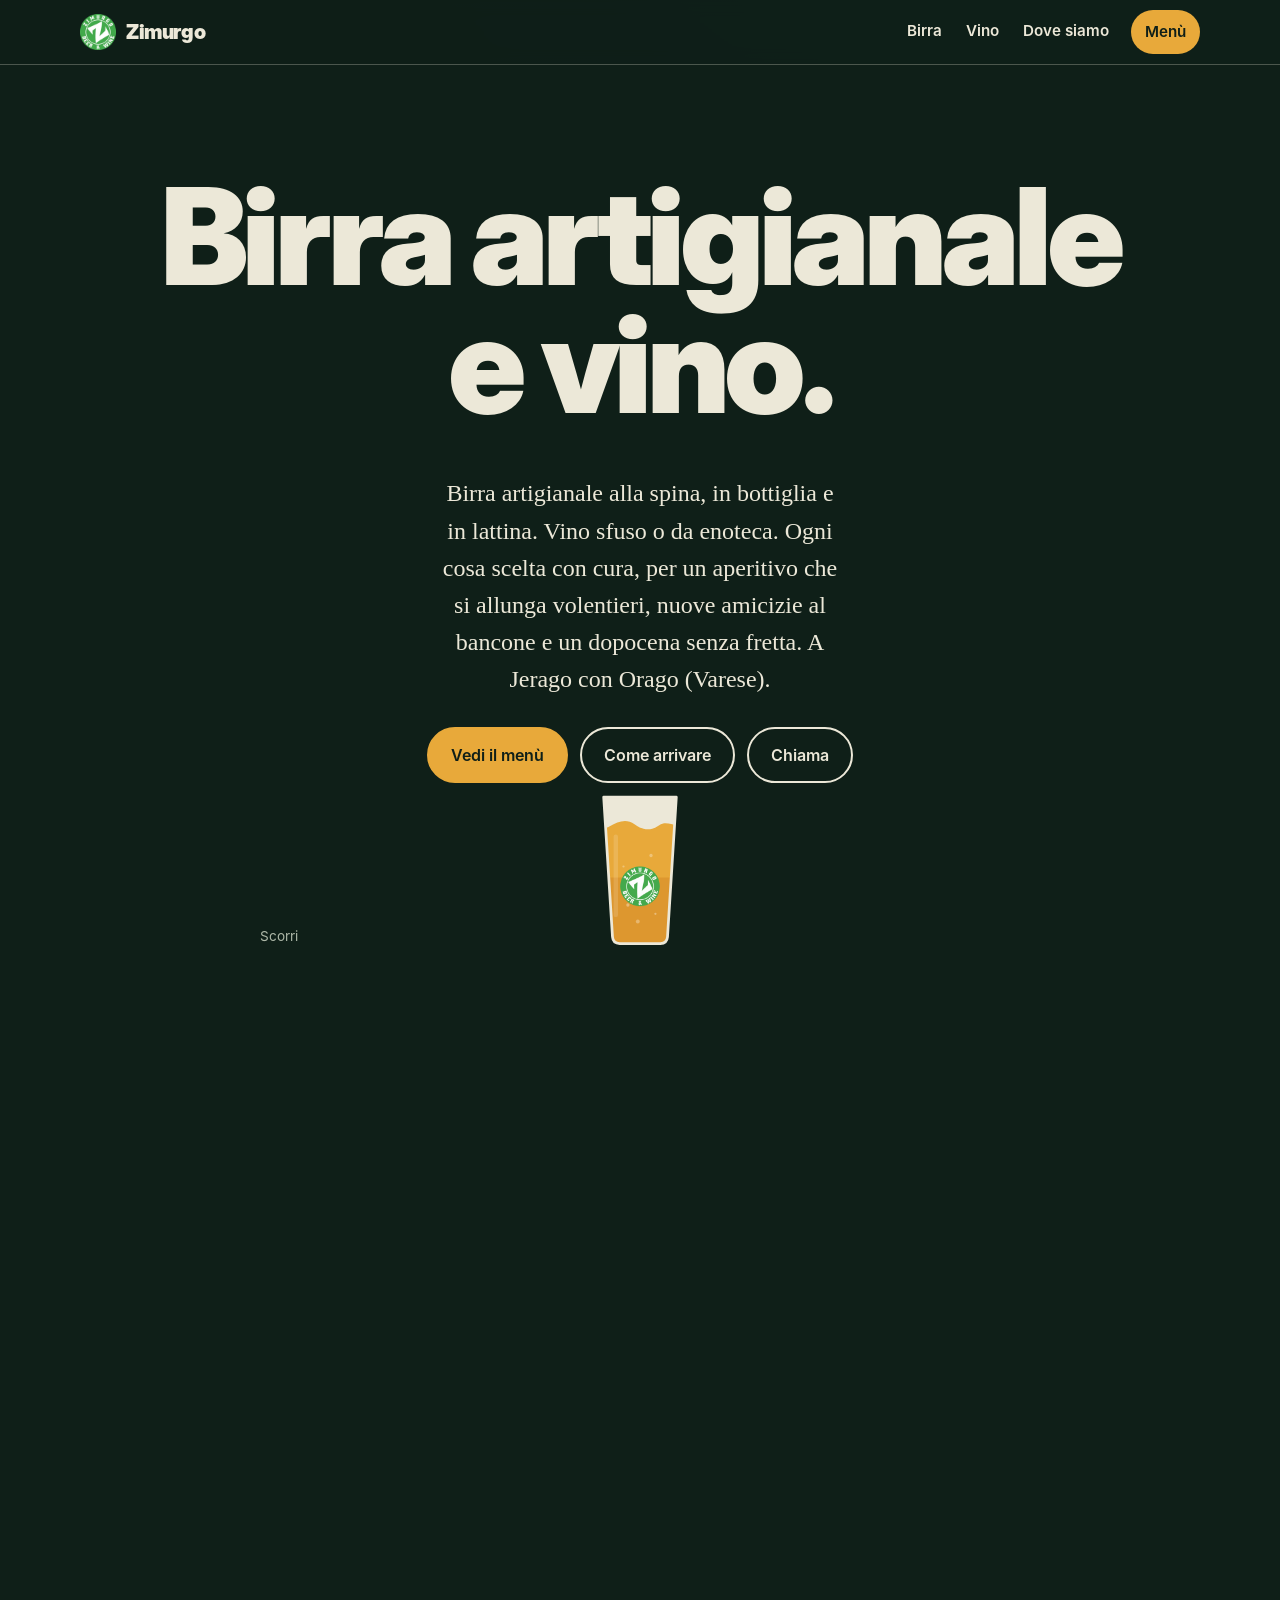
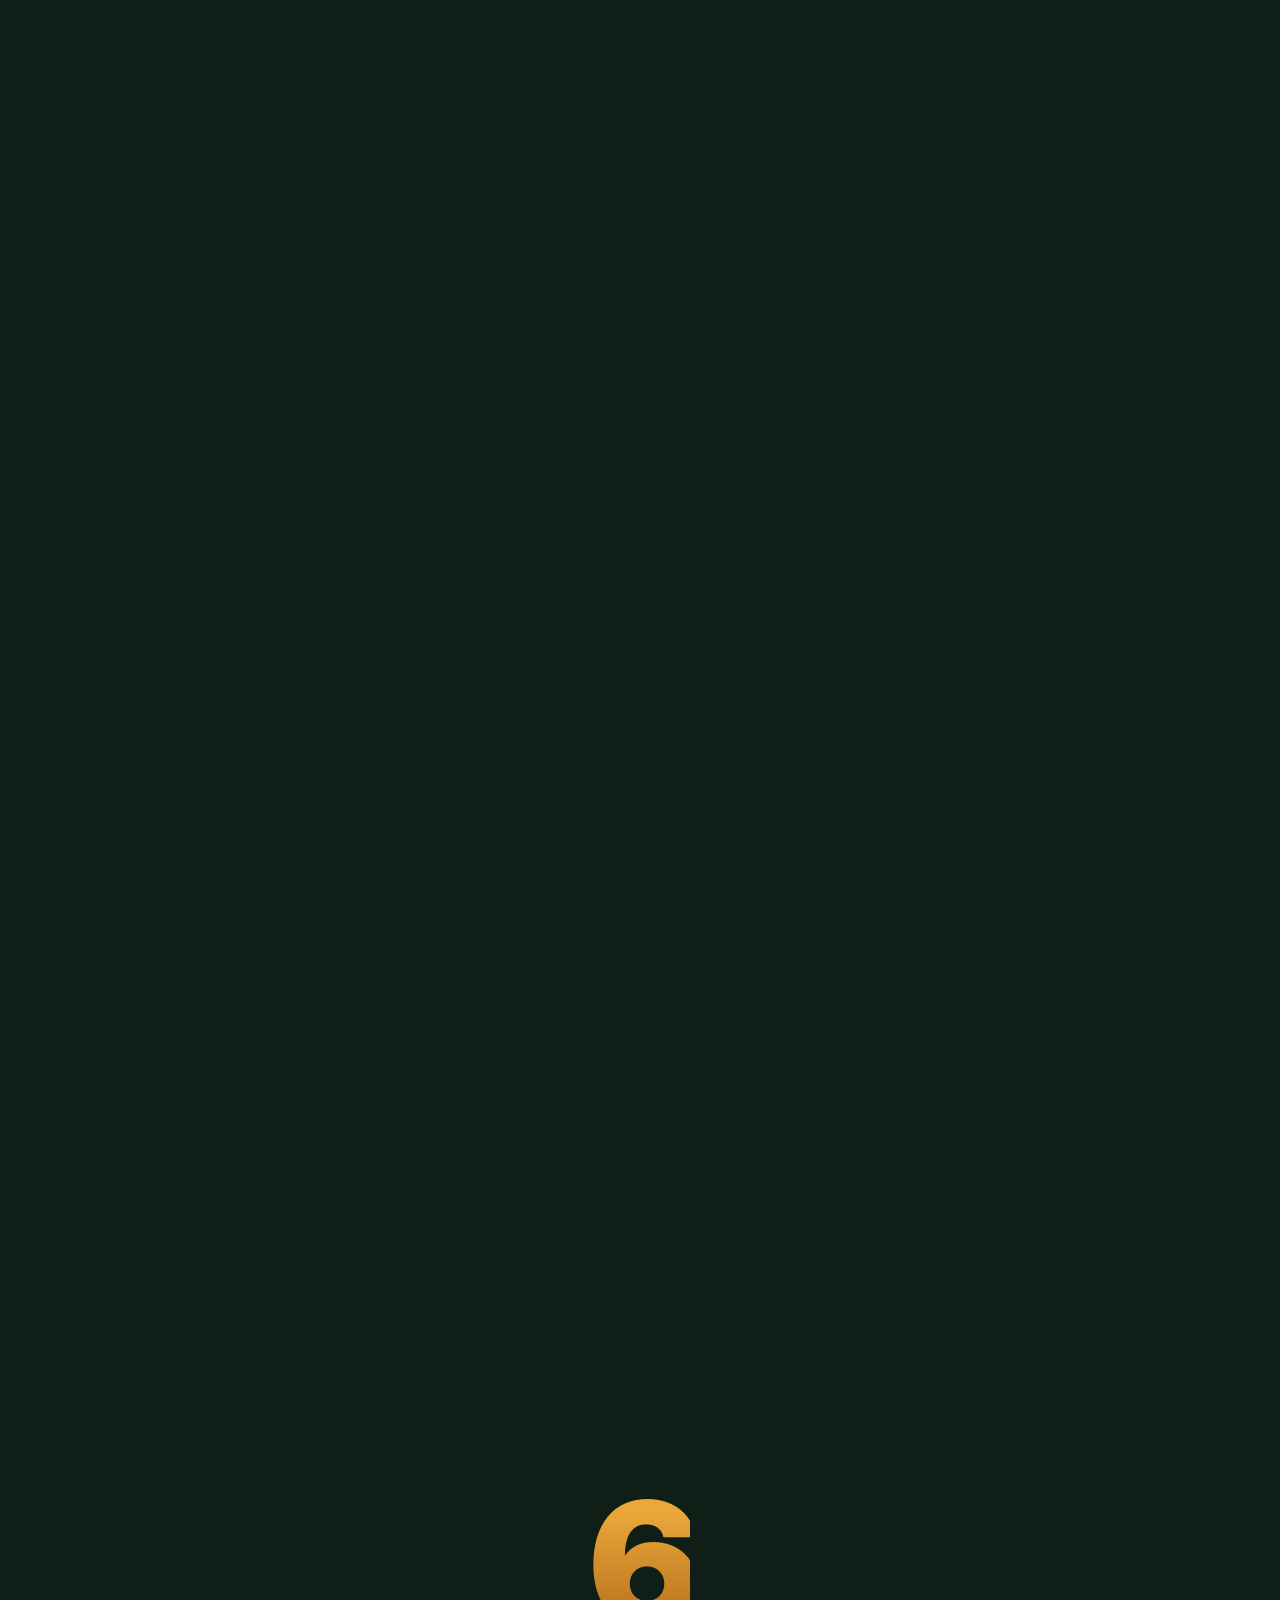
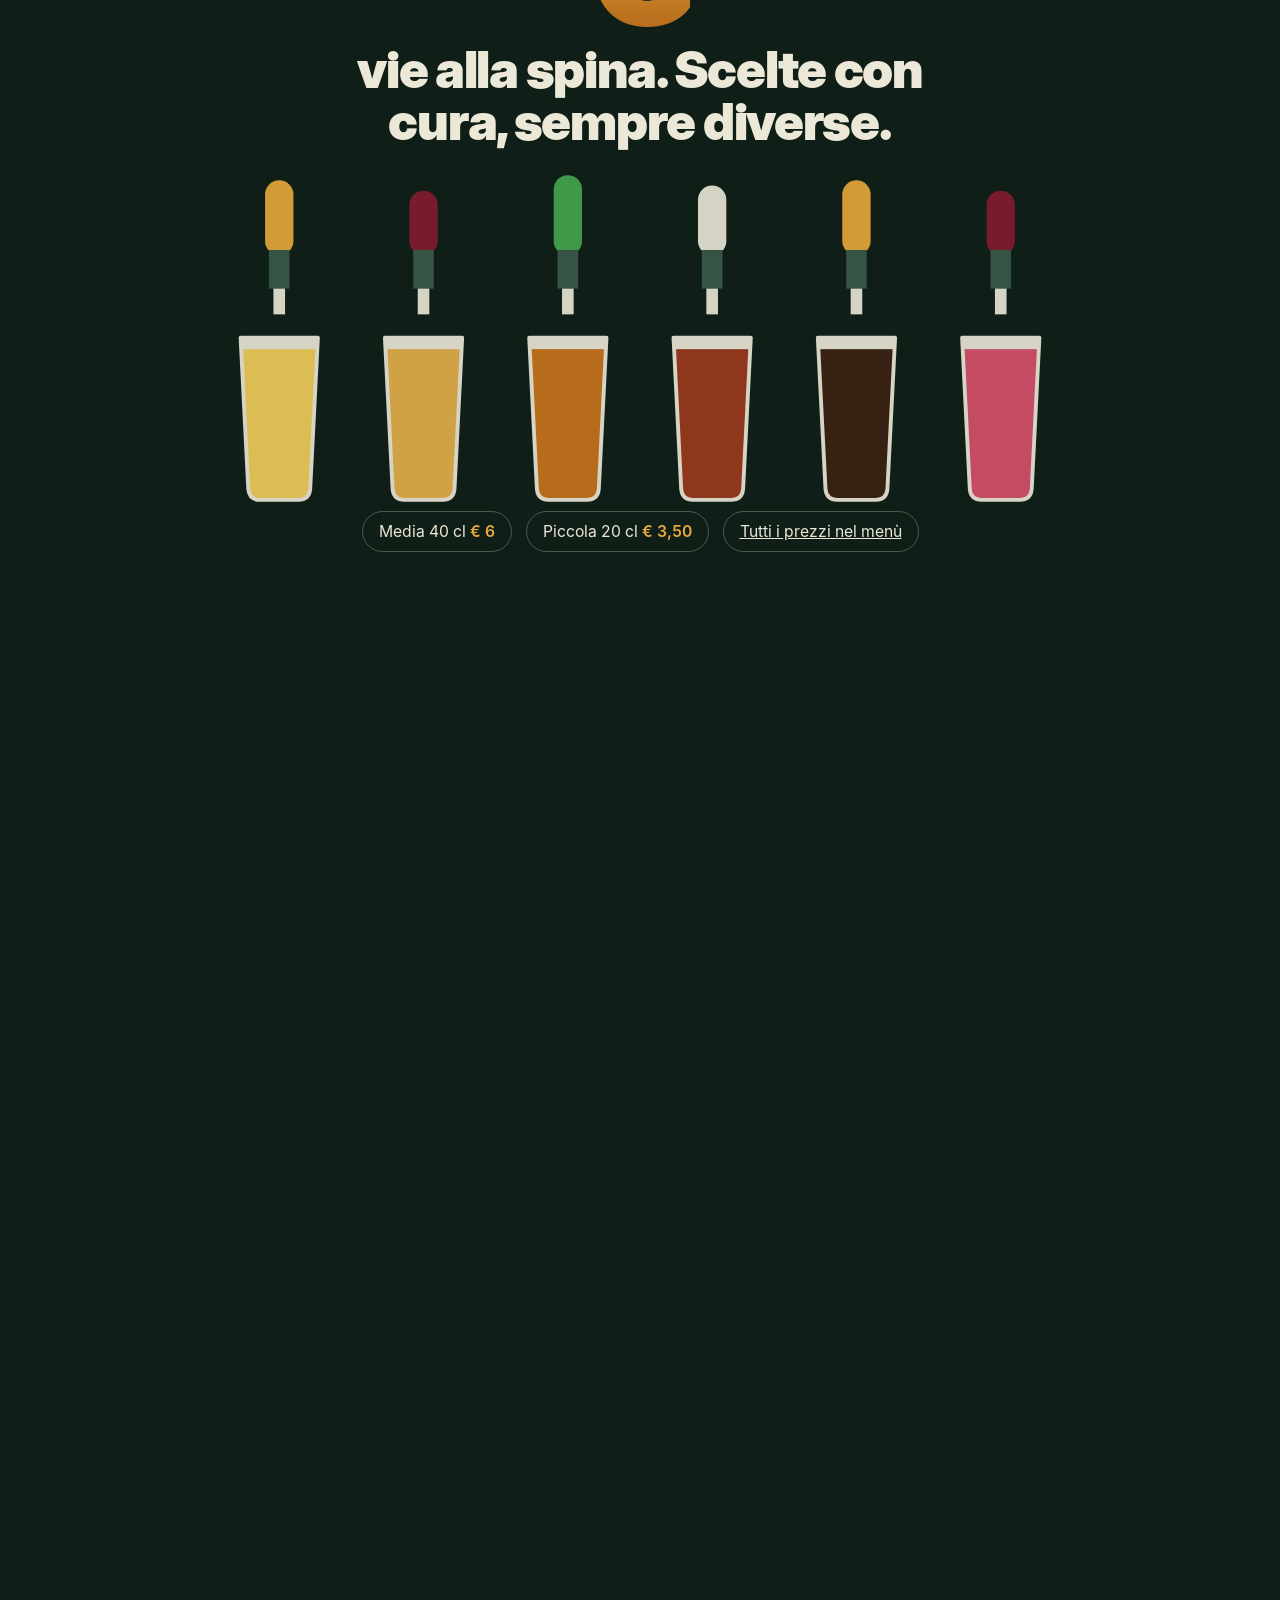
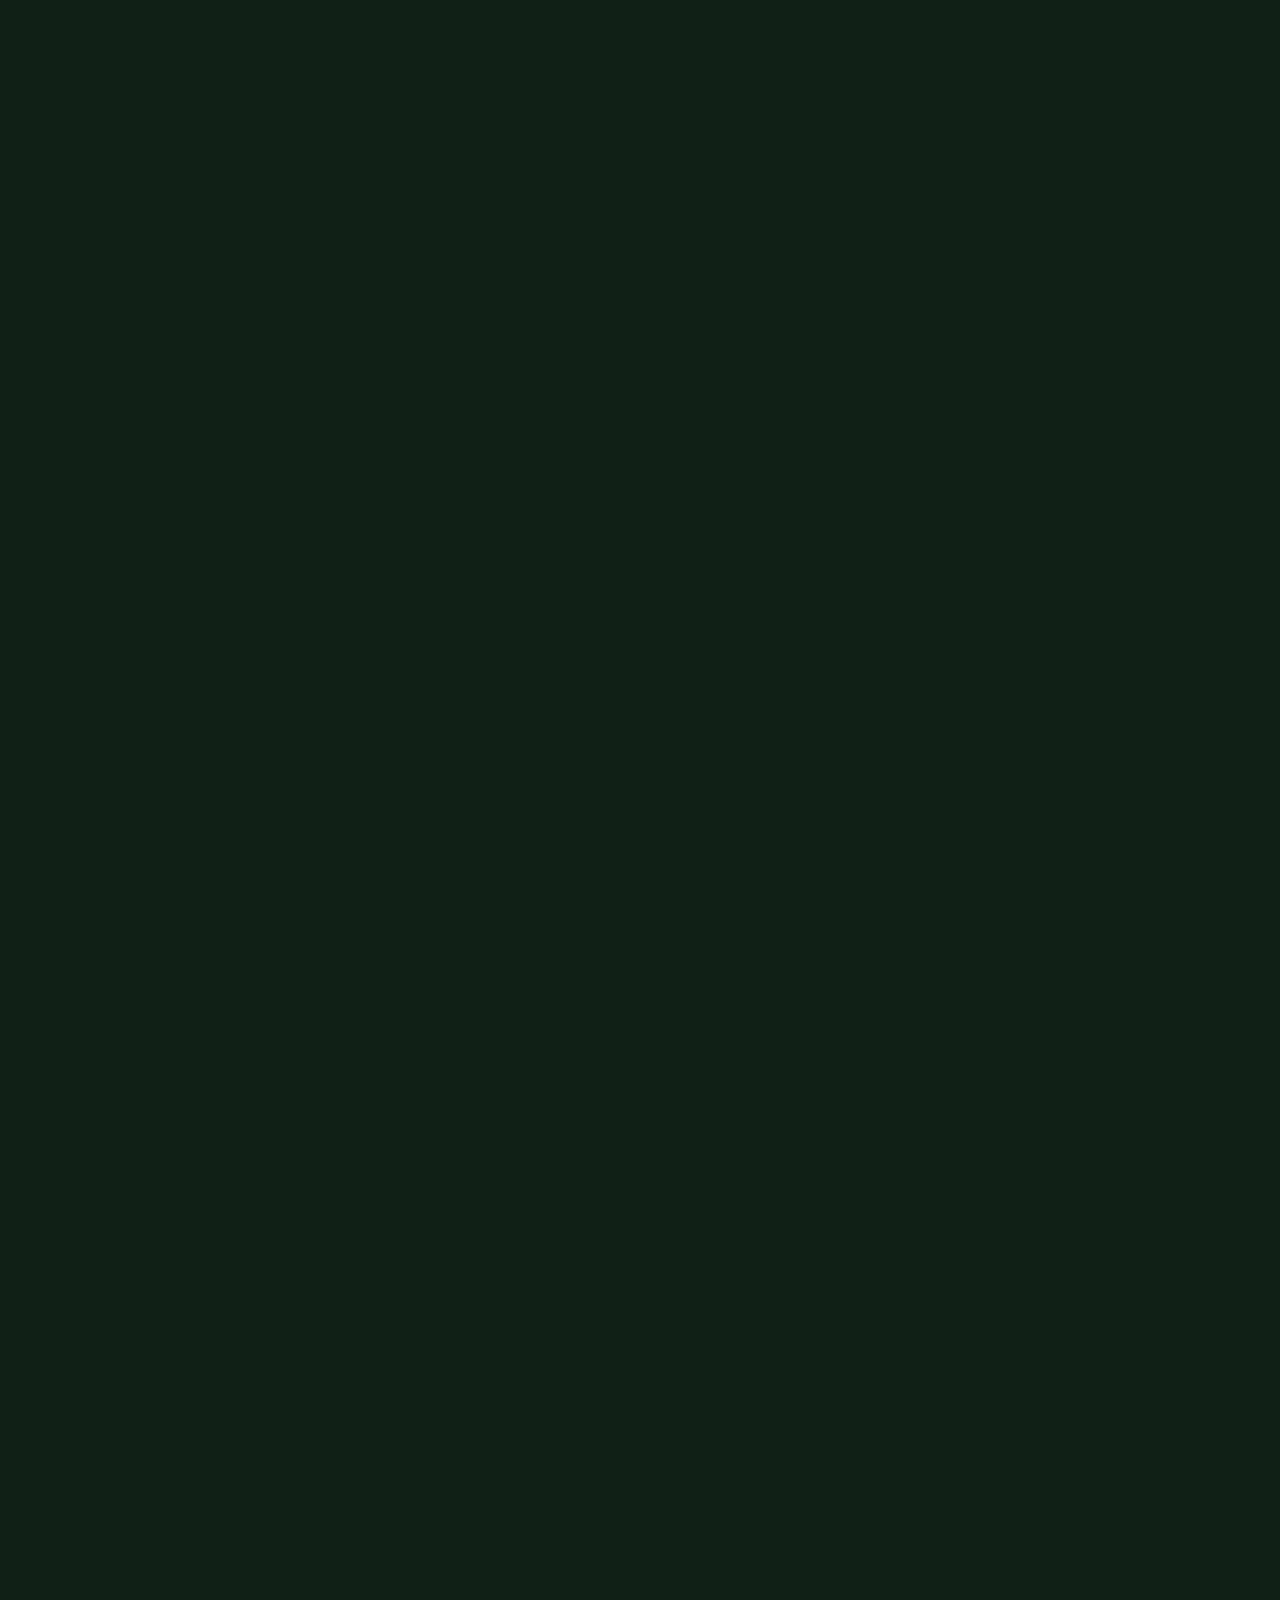
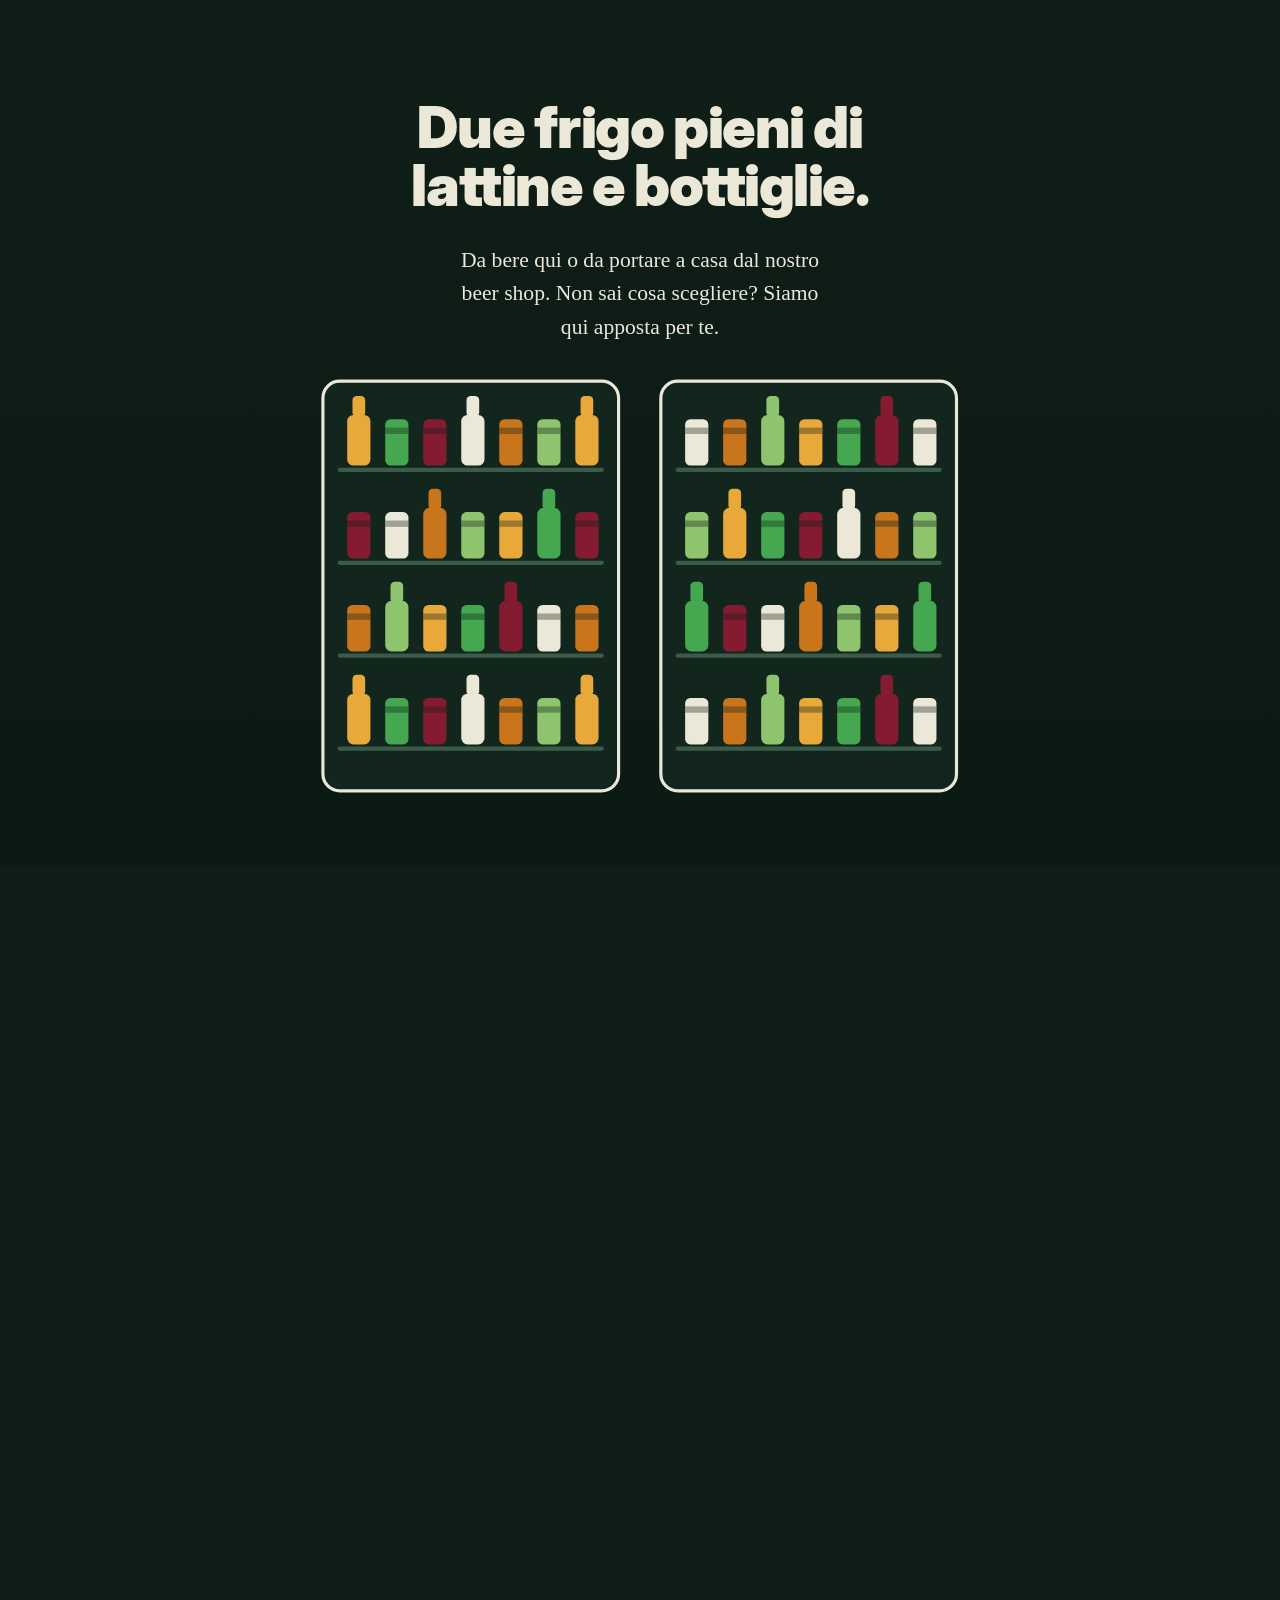
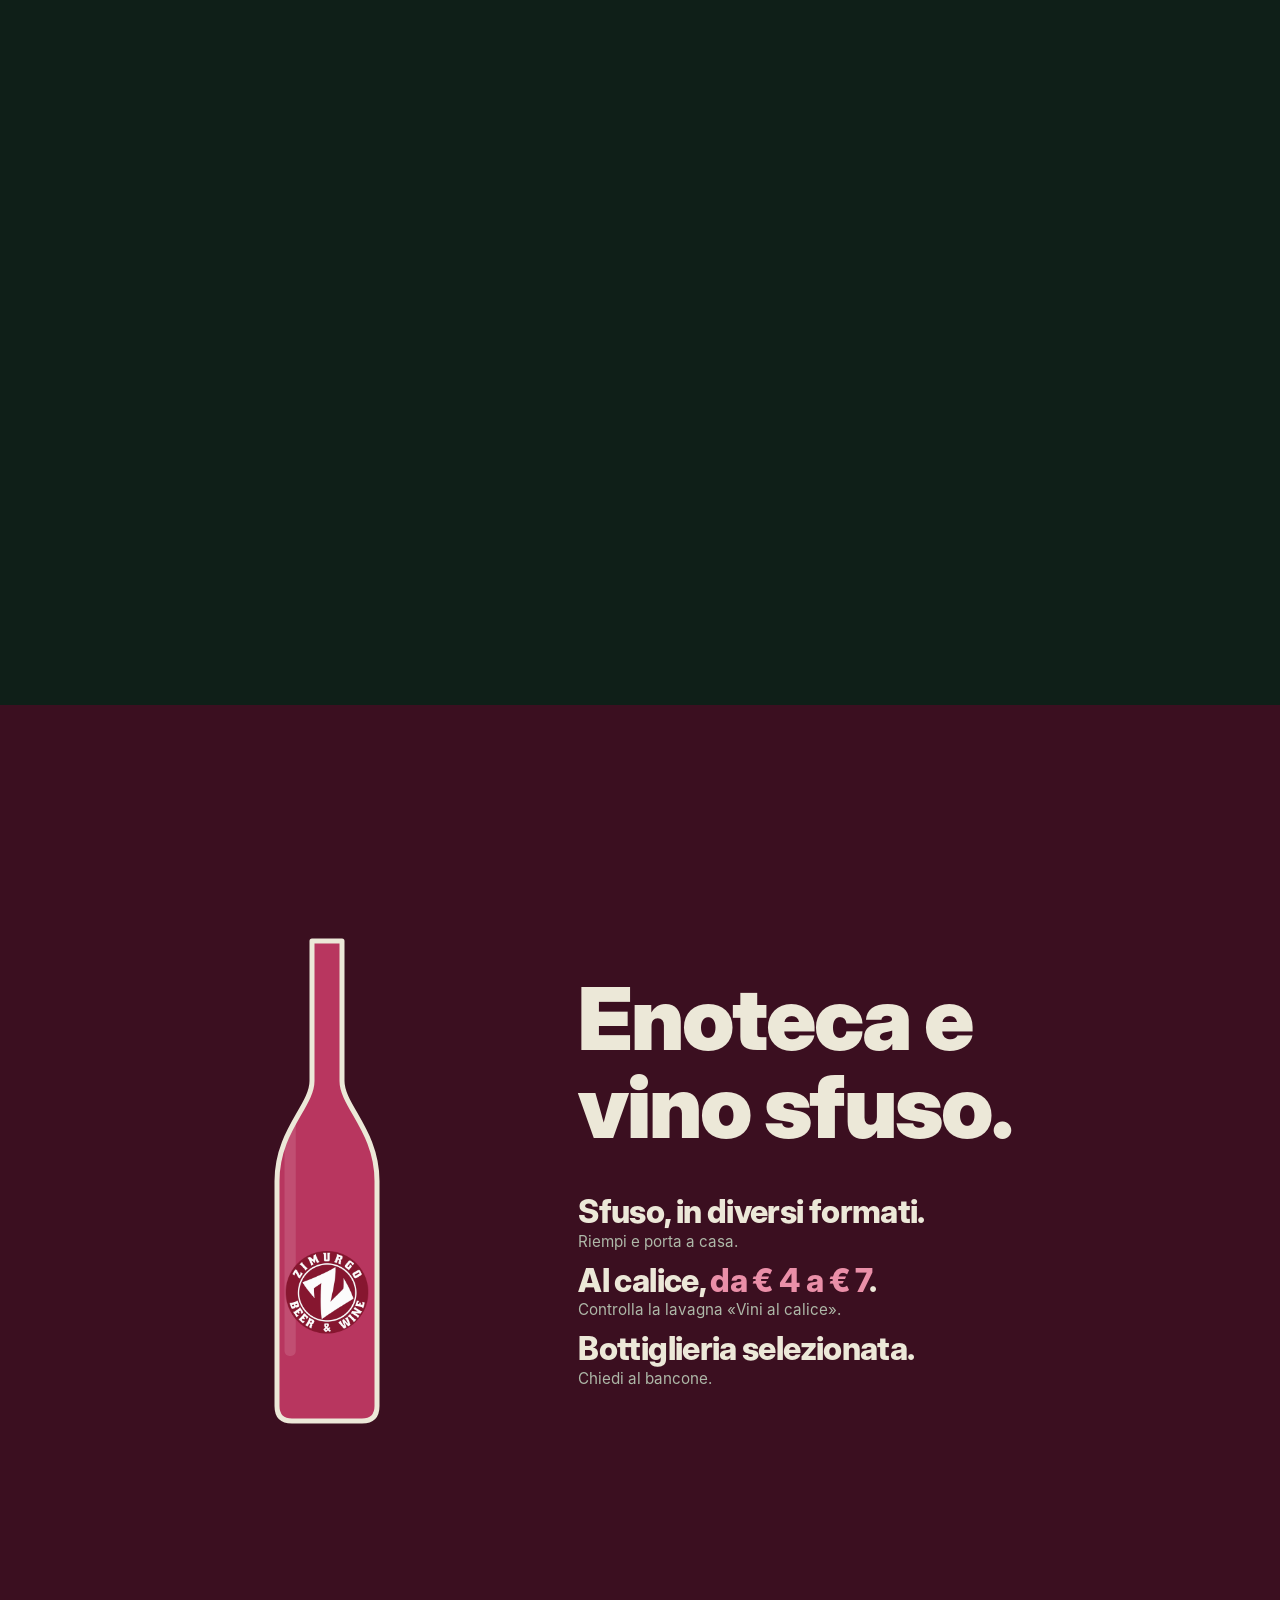
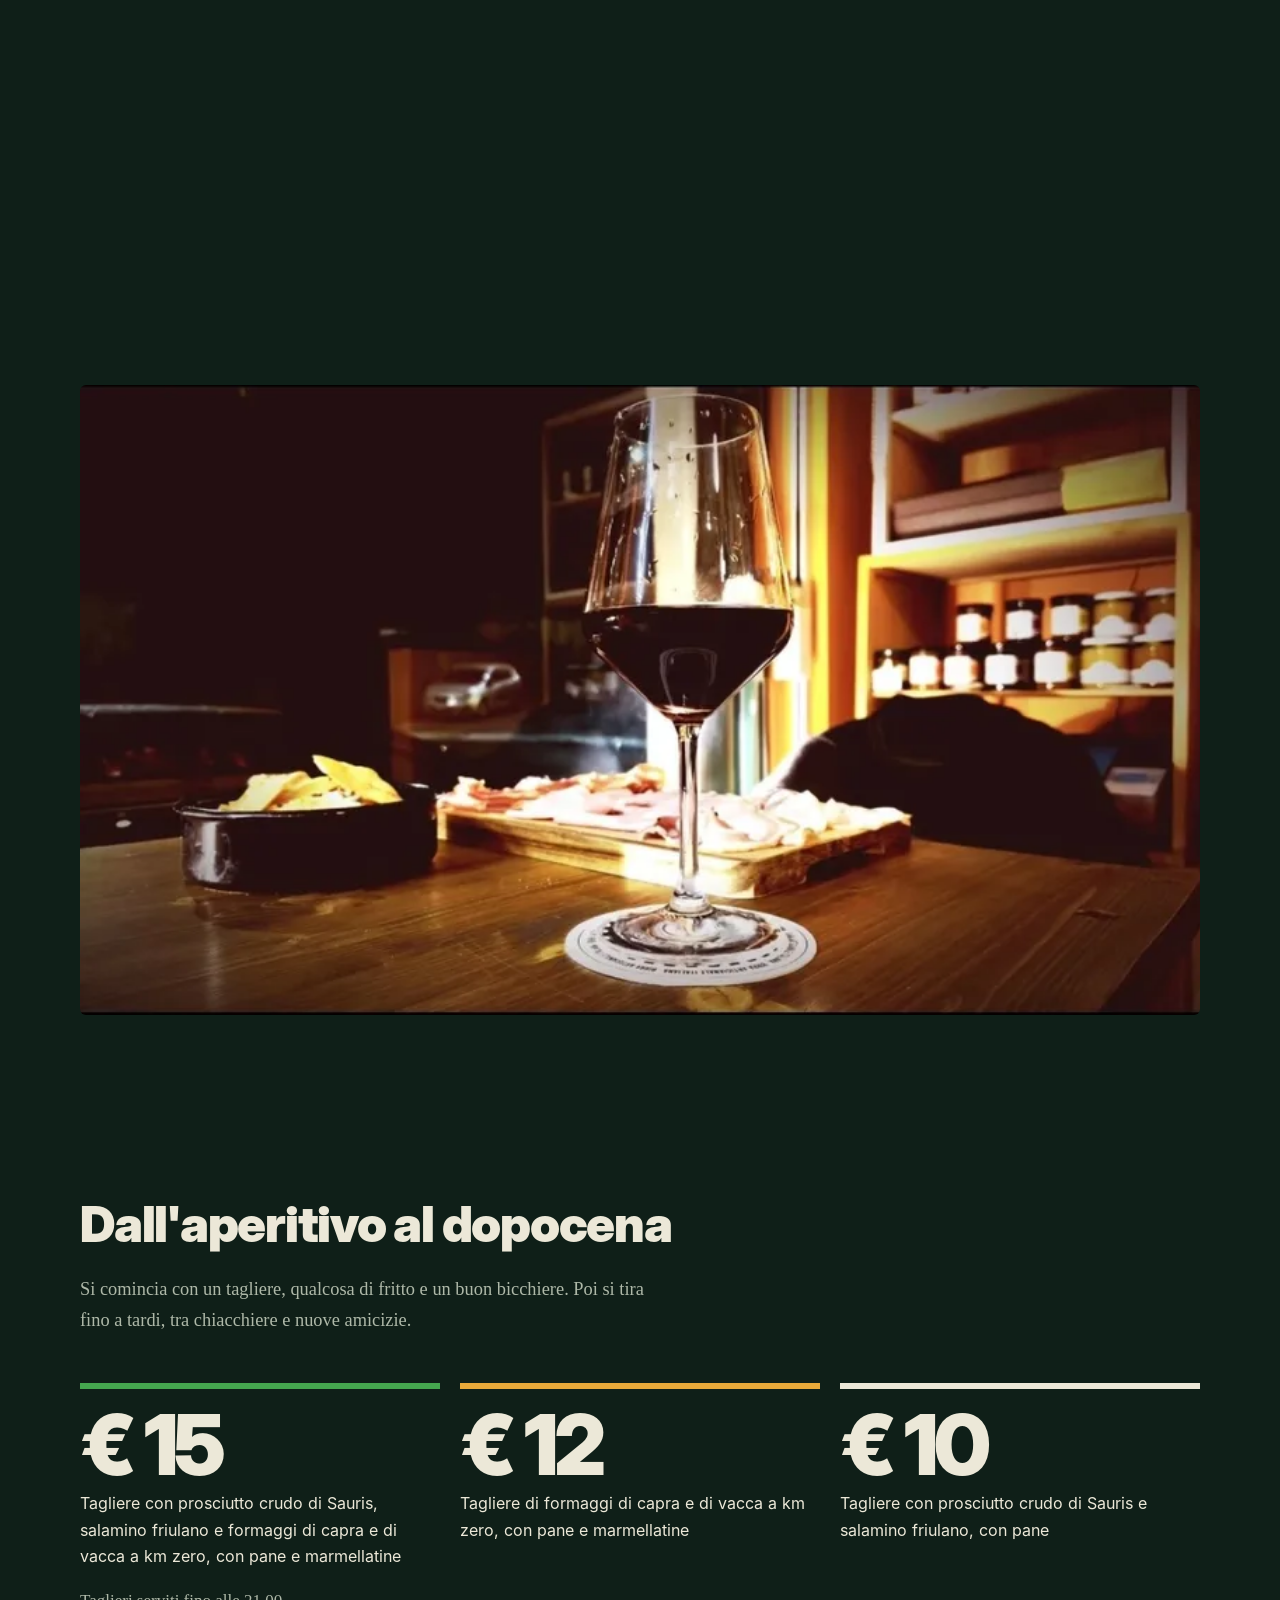
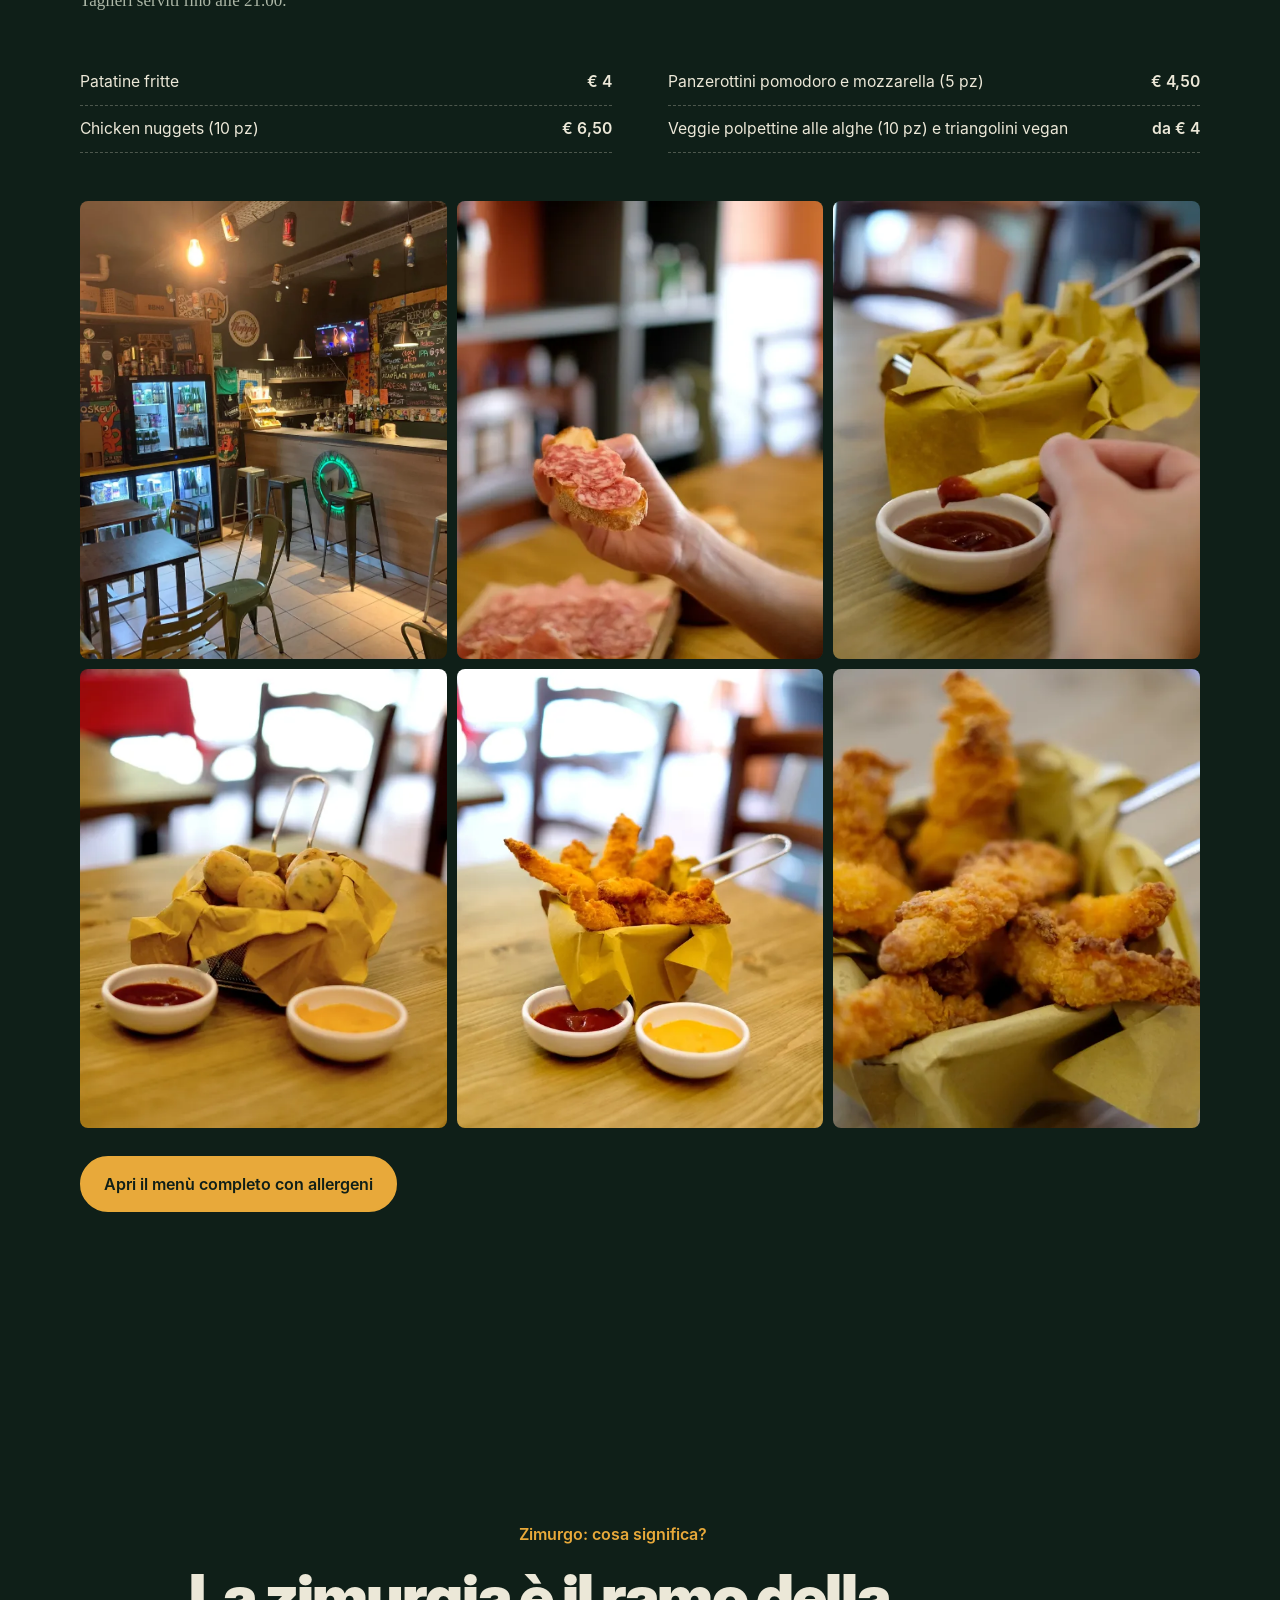
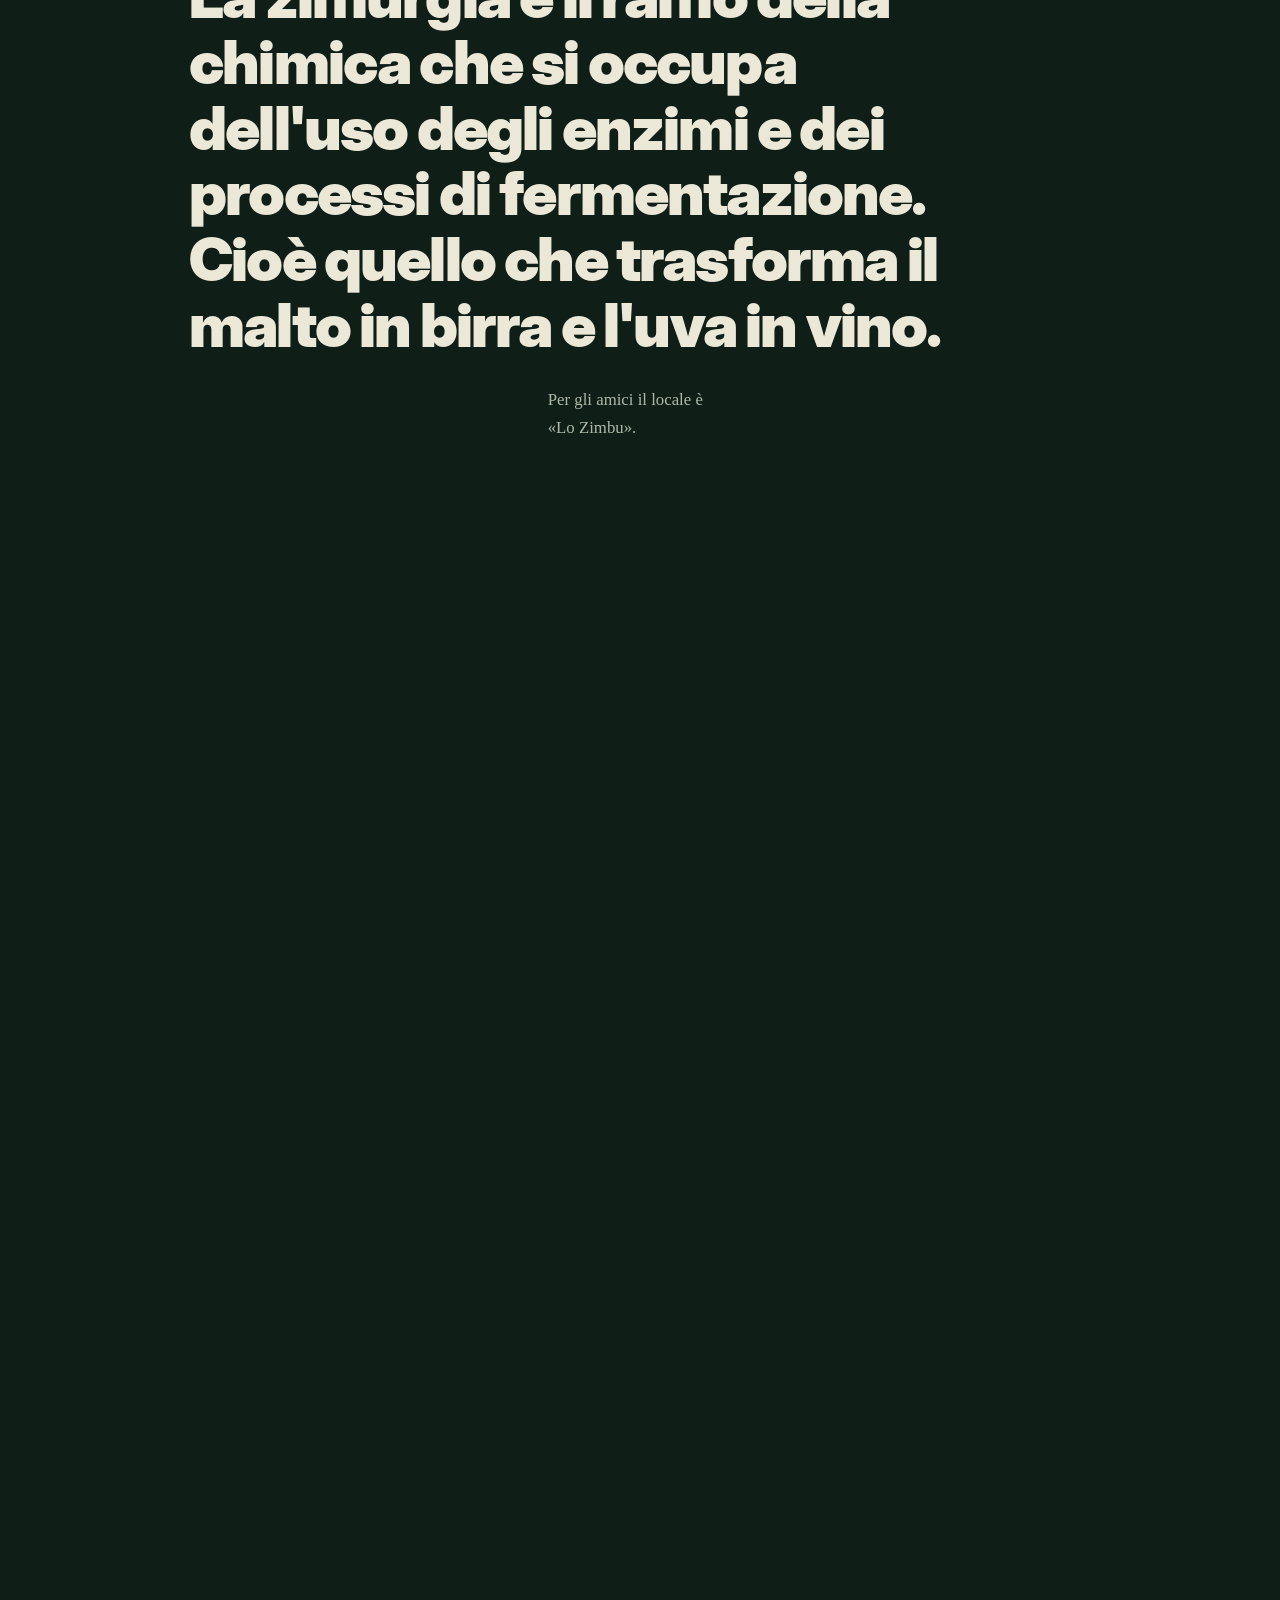
<file: index.html>
<!doctype html>
<html lang="it">
<head>
<meta charset="utf-8">
<meta name="viewport" content="width=device-width, initial-scale=1">
<title>Zimurgo Beer &amp; Wine | Birra artigianale e vino a Jerago con Orago (Varese)</title>
<meta name="description" content="Birreria artigianale, enoteca e beer shop a Jerago con Orago (VA), vicino a Gallarate: 6 birre alla spina in rotazione, lattine e bottiglie, vino sfuso e al calice, taglieri e aperitivo.">
<link rel="canonical" href="https://www.zimurgo.it/">
<meta name="theme-color" content="#0f1f18">
<meta name="robots" content="index, follow, max-image-preview:large, max-snippet:-1">
<link rel="icon" href="favicon-32.png" sizes="32x32" type="image/png">
<link rel="icon" href="icon-192.png" sizes="192x192" type="image/png">
<link rel="apple-touch-icon" href="apple-touch-icon.png">
<link rel="preload" href="display-black.woff" as="font" type="font/woff" crossorigin>
<link rel="stylesheet" href="style.css">
<link rel="stylesheet" href="scenes.css">

<meta property="og:type" content="website">
<meta property="og:locale" content="it_IT">
<meta property="og:site_name" content="Zimurgo Beer &amp; Wine">
<meta property="og:title" content="Zimurgo Beer &amp; Wine | Birra artigianale e vino a Jerago con Orago">
<meta property="og:description" content="6 birre artigianali alla spina in rotazione, lattine e bottiglie, vino sfuso e al calice. Birreria artigianale, beer shop ed enoteca in provincia di Varese.">
<meta property="og:url" content="https://www.zimurgo.it/">
<meta property="og:image" content="https://www.zimurgo.it/og-image.png">
<meta property="og:image:width" content="1200">
<meta property="og:image:height" content="630">
<meta property="og:image:alt" content="Zimurgo Beer &amp; Wine: birra artigianale e vino, alla spina e in bottiglia">
<meta name="twitter:card" content="summary_large_image">

<script type="application/ld+json">
{
  "@context": "https://schema.org",
  "@graph": [
    {
      "@type": ["BarOrPub", "LiquorStore"],
      "@id": "https://www.zimurgo.it/#locale",
      "name": "Zimurgo Beer & Wine",
      "alternateName": ["Zimurgo Beer Shop", "Lo Zimbu", "Zimurgo"],
      "description": "Birreria artigianale, beer shop ed enoteca a Jerago con Orago (Varese): birra artigianale alla spina (6 vie in rotazione), lattine e bottiglie, vino sfuso, vino al calice e bottiglieria selezionata. Taglieri e fritti per aperitivo e dopocena.",
      "url": "https://www.zimurgo.it/",
      "image": [
        "https://www.zimurgo.it/og-image.png",
        "https://www.zimurgo.it/interno-bancone.webp",
        "https://www.zimurgo.it/brindisi.webp",
        "https://www.zimurgo.it/vino-tagliere.webp"
      ],
      "logo": "https://www.zimurgo.it/logo-verde.png",
      "telephone": "+39 347 1686269",
      "email": "zimurgo@libero.it",
      "priceRange": "€3–€15",
      "openingHoursSpecification": [
        { "@type": "OpeningHoursSpecification", "dayOfWeek": ["Monday", "Wednesday", "Thursday", "Friday", "Saturday", "Sunday"], "opens": "10:00", "closes": "12:30" },
        { "@type": "OpeningHoursSpecification", "dayOfWeek": ["Sunday", "Monday", "Wednesday", "Thursday"], "opens": "16:00", "closes": "00:00" },
        { "@type": "OpeningHoursSpecification", "dayOfWeek": ["Friday", "Saturday"], "opens": "16:00", "closes": "01:00" }
      ],
      "servesCuisine": ["Birra artigianale", "Vino", "Taglieri", "Finger food"],
      "hasMenu": "https://www.zimurgo.it/menu.html",
      "address": {
        "@type": "PostalAddress",
        "streetAddress": "Via Varesina 22",
        "addressLocality": "Jerago con Orago",
        "addressRegion": "VA",
        "postalCode": "21040",
        "addressCountry": "IT"
      },
      "areaServed": ["Jerago con Orago", "Gallarate", "Provincia di Varese"],
      "sameAs": [
        "https://www.instagram.com/zimurgobeer/",
        "https://www.facebook.com/745398318873587"
      ],
      "parentOrganization": { "@id": "https://www.zimurgo.it/#azienda" }
    },
    {
      "@type": "Organization",
      "@id": "https://www.zimurgo.it/#azienda",
      "legalName": "ZIMURGO SNC DI CHRISTIAN CESARE COLNAGO & MATTEO FORRESU",
      "name": "Zimurgo Beer & Wine",
      "vatID": "IT03444860120",
      "url": "https://www.zimurgo.it/",
      "email": "zimurgo@libero.it",
      "telephone": "+39 347 1686269"
    },
    {
      "@type": "WebSite",
      "@id": "https://www.zimurgo.it/#sito",
      "url": "https://www.zimurgo.it/",
      "name": "Zimurgo Beer & Wine",
      "inLanguage": "it-IT",
      "publisher": { "@id": "https://www.zimurgo.it/#azienda" }
    },
    {
      "@type": "FAQPage",
      "mainEntity": [
        {
          "@type": "Question",
          "name": "Dove si trova Zimurgo?",
          "acceptedAnswer": { "@type": "Answer", "text": "Zimurgo Beer & Wine è in Via Varesina 22 a Jerago con Orago (VA), a pochi minuti da Gallarate e facilmente raggiungibile da tutta la provincia di Varese." }
        },
        {
          "@type": "Question",
          "name": "Quali sono gli orari di apertura di Zimurgo?",
          "acceptedAnswer": { "@type": "Answer", "text": "Martedì chiuso. Gli altri giorni siamo aperti la mattina dalle 10:00 alle 12:30 e il pomeriggio e la sera dalle 16:00 alle 00:00 da domenica a giovedì, dalle 16:00 all'1:00 il venerdì e il sabato. Per aperture straordinarie guarda Instagram e Facebook." }
        },
        {
          "@type": "Question",
          "name": "Quante birre artigianali avete alla spina?",
          "acceptedAnswer": { "@type": "Answer", "text": "Sei vie alla spina in continua rotazione, più due frigoriferi pieni di lattine e bottiglie di birra artigianale. L'elenco aggiornato è sulla lavagna in locale." }
        },
        {
          "@type": "Question",
          "name": "Quanto costa una birra alla spina?",
          "acceptedAnswer": { "@type": "Answer", "text": "La birra media da 40 cl costa 6 euro e la piccola da 20 cl costa 3,50 euro. Per le birre contrassegnate sulla lavagna il prezzo sale a 6,50 o 7 euro (40 cl) e a 4 o 4,50 euro (20 cl)." }
        },
        {
          "@type": "Question",
          "name": "Avete vino sfuso e vino al calice?",
          "acceptedAnswer": { "@type": "Answer", "text": "Sì. Il vino sfuso è disponibile in diversi formati, i vini in mescita al calice vanno da 4 a 7 euro e c'è anche una bottiglieria selezionata." }
        },
        {
          "@type": "Question",
          "name": "Si può mangiare da Zimurgo?",
          "acceptedAnswer": { "@type": "Answer", "text": "Sì: taglieri di prosciutto crudo, salame e formaggi (fino alle 21.00), patatine fritte, chicken nuggets, polpettine veggie, panzerottini e triangolini vegani, con diverse salse." }
        },
        {
          "@type": "Question",
          "name": "C'è parcheggio vicino al locale?",
          "acceptedAnswer": { "@type": "Answer", "text": "Sì, nelle vie intorno al locale il parcheggio è gratuito." }
        },
        {
          "@type": "Question",
          "name": "Come si contatta Zimurgo?",
          "acceptedAnswer": { "@type": "Answer", "text": "Telefono e WhatsApp: +39 347 1686269. Per eventuali aperture straordinarie ci sono le pagine Instagram (@zimurgobeer) e Facebook." }
        }
      ]
    }
  ]
}
</script>
</head>
<body>
<a class="skip" href="#contenuto">Vai al contenuto</a>

<header class="site-head">
  <div class="wrap">
    <a class="brand" href="./" aria-label="Zimurgo Beer &amp; Wine, home">
      <img src="logo-verde-sm.png" alt="" width="36" height="36">
      Zimurgo
    </a>
    <nav class="nav" aria-label="Principale">
      <a href="#birra">Birra</a>
      <a href="#vino">Vino</a>
      <a href="#dove">Dove siamo</a>
      <a class="nav-pill" href="menu.html">Menù</a>
    </nav>
  </div>
</header>

<main id="contenuto">

<section class="scene scene--hero" data-scene="hero" style="--h:320svh">
  <div class="stage">
    <div class="hero-copy">
      <h1>Birra artigianale e vino.</h1>
      <p class="lead">Birra artigianale alla spina, in bottiglia e in lattina. Vino sfuso o da enoteca. Ogni cosa scelta con cura, per un aperitivo che si allunga volentieri, nuove amicizie al bancone e un dopocena senza fretta. A Jerago con Orago (Varese).</p>
      <div class="btn-row">
        <a class="btn btn--main" href="menu.html">Vedi il menù</a>
        <a class="btn" href="https://www.google.com/maps/dir/?api=1&amp;destination=Via+Varesina+22,+21040+Jerago+con+Orago+VA" target="_blank" rel="noopener">Come arrivare</a>
        <a class="btn" href="tel:+393471686269" target="_top">Chiama</a>
      </div>
    </div>
    <div class="glass" aria-hidden="true">
      <svg viewBox="0 0 200 300">
        <defs><clipPath id="pint"><path d="M34 24H166L150 278Q149 290 137 290H63Q51 290 50 278Z"/></clipPath></defs>
        <g clip-path="url(#pint)">
          <rect x="20" y="60" width="160" height="240" fill="#e8a93a"/>
          <rect x="20" y="170" width="160" height="130" fill="#c9751c" opacity=".35"/>
          <path d="M20 24H180V70C165 82 150 64 135 75S105 84 90 73 60 68 45 77 28 70 20 72Z" fill="#ece8d8"/>
          <circle cx="78" cy="220" r="3" fill="#fff" opacity=".35"/><circle cx="112" cy="190" r="2.5" fill="#fff" opacity=".35"/><circle cx="96" cy="250" r="3.5" fill="#fff" opacity=".3"/><circle cx="128" cy="236" r="2" fill="#fff" opacity=".35"/><circle cx="70" cy="150" r="2" fill="#fff" opacity=".3"/><circle cx="120" cy="130" r="3" fill="#fff" opacity=".3"/>
          <image href="logo-verde.png" x="64" y="150" width="72" height="72"/>
          <rect x="52" y="92" width="8" height="150" rx="4" fill="#fff" opacity=".14"/>
        </g>
        <path d="M34 24H166L150 278Q149 290 137 290H63Q51 290 50 278Z" fill="none" stroke="#ece8d8" stroke-width="5" stroke-linejoin="round"/>
      </svg>
    </div>
    <div class="flood" aria-hidden="true"></div>
    <p class="scroll-hint" aria-hidden="true">Scorri</p>
  </div>
</section>

<section class="scene scene--taps" id="birra" data-scene="taps" style="--h:380svh">
  <div class="stage">
    <div class="fade-in" aria-hidden="true"></div>
    <p class="big-num" aria-hidden="true">6</p>
    <h2><span class="sr">Sei </span>vie alla spina. Scelte con cura, sempre diverse.</h2>
    <svg class="tapsvg" viewBox="0 0 760 266" role="img" aria-label="Sei vie alla spina, sei bicchieri: chiara, torbida, ambrata, rossa, scura, acida"><defs><clipPath id="gl0"><path d="M70 128H130L124 246Q123 254 115 254H85Q77 254 76 246Z"/></clipPath><clipPath id="gl1"><path d="M182 128H242L236 246Q235 254 227 254H197Q189 254 188 246Z"/></clipPath><clipPath id="gl2"><path d="M294 128H354L348 246Q347 254 339 254H309Q301 254 300 246Z"/></clipPath><clipPath id="gl3"><path d="M406 128H466L460 246Q459 254 451 254H421Q413 254 412 246Z"/></clipPath><clipPath id="gl4"><path d="M518 128H578L572 246Q571 254 563 254H533Q525 254 524 246Z"/></clipPath><clipPath id="gl5"><path d="M630 128H690L684 246Q683 254 675 254H645Q637 254 636 246Z"/></clipPath></defs>
        <g class="tap" data-i="0"><rect x="89" y="6" width="22" height="58" rx="11" fill="#e8a93a"/><rect x="92" y="60" width="16" height="30" fill="#3a5a4a"/><rect x="95.5" y="90" width="9" height="20" fill="#ece8d8"/><rect class="stream" x="98" y="112" width="4" height="140" rx="2" fill="#f2cf5b"/><g clip-path="url(#gl0)"><g class="liq"><rect x="68" y="128" width="64" height="132" fill="#f2cf5b"/><rect x="68" y="128" width="64" height="9" fill="#ece8d8"/></g></g><path d="M70 128H130L124 246Q123 254 115 254H85Q77 254 76 246Z" fill="none" stroke="#ece8d8" stroke-width="3" stroke-linejoin="round"/></g>
        <g class="tap" data-i="1"><rect x="201" y="14" width="22" height="50" rx="11" fill="#841b30"/><rect x="204" y="60" width="16" height="30" fill="#3a5a4a"/><rect x="207.5" y="90" width="9" height="20" fill="#ece8d8"/><rect class="stream" x="210" y="112" width="4" height="140" rx="2" fill="#e6b04a"/><g clip-path="url(#gl1)"><g class="liq"><rect x="180" y="128" width="64" height="132" fill="#e6b04a"/><rect x="180" y="128" width="64" height="9" fill="#ece8d8"/></g></g><path d="M182 128H242L236 246Q235 254 227 254H197Q189 254 188 246Z" fill="none" stroke="#ece8d8" stroke-width="3" stroke-linejoin="round"/></g>
        <g class="tap" data-i="2"><rect x="313" y="2" width="22" height="62" rx="11" fill="#45a74f"/><rect x="316" y="60" width="16" height="30" fill="#3a5a4a"/><rect x="319.5" y="90" width="9" height="20" fill="#ece8d8"/><rect class="stream" x="322" y="112" width="4" height="140" rx="2" fill="#c9751c"/><g clip-path="url(#gl2)"><g class="liq"><rect x="292" y="128" width="64" height="132" fill="#c9751c"/><rect x="292" y="128" width="64" height="9" fill="#ece8d8"/></g></g><path d="M294 128H354L348 246Q347 254 339 254H309Q301 254 300 246Z" fill="none" stroke="#ece8d8" stroke-width="3" stroke-linejoin="round"/></g>
        <g class="tap" data-i="3"><rect x="425" y="10" width="22" height="54" rx="11" fill="#ece8d8"/><rect x="428" y="60" width="16" height="30" fill="#3a5a4a"/><rect x="431.5" y="90" width="9" height="20" fill="#ece8d8"/><rect class="stream" x="434" y="112" width="4" height="140" rx="2" fill="#9c3a1d"/><g clip-path="url(#gl3)"><g class="liq"><rect x="404" y="128" width="64" height="132" fill="#9c3a1d"/><rect x="404" y="128" width="64" height="9" fill="#ece8d8"/></g></g><path d="M406 128H466L460 246Q459 254 451 254H421Q413 254 412 246Z" fill="none" stroke="#ece8d8" stroke-width="3" stroke-linejoin="round"/></g>
        <g class="tap" data-i="4"><rect x="537" y="6" width="22" height="58" rx="11" fill="#e8a93a"/><rect x="540" y="60" width="16" height="30" fill="#3a5a4a"/><rect x="543.5" y="90" width="9" height="20" fill="#ece8d8"/><rect class="stream" x="546" y="112" width="4" height="140" rx="2" fill="#3b2212"/><g clip-path="url(#gl4)"><g class="liq"><rect x="516" y="128" width="64" height="132" fill="#3b2212"/><rect x="516" y="128" width="64" height="9" fill="#ece8d8"/></g></g><path d="M518 128H578L572 246Q571 254 563 254H533Q525 254 524 246Z" fill="none" stroke="#ece8d8" stroke-width="3" stroke-linejoin="round"/></g>
        <g class="tap" data-i="5"><rect x="649" y="14" width="22" height="50" rx="11" fill="#841b30"/><rect x="652" y="60" width="16" height="30" fill="#3a5a4a"/><rect x="655.5" y="90" width="9" height="20" fill="#ece8d8"/><rect class="stream" x="658" y="112" width="4" height="140" rx="2" fill="#d9506b"/><g clip-path="url(#gl5)"><g class="liq"><rect x="628" y="128" width="64" height="132" fill="#d9506b"/><rect x="628" y="128" width="64" height="9" fill="#ece8d8"/></g></g><path d="M630 128H690L684 246Q683 254 675 254H645Q637 254 636 246Z" fill="none" stroke="#ece8d8" stroke-width="3" stroke-linejoin="round"/></g>
        </svg>
    <ul class="chips">
      <li>Media 40 cl <strong>€ 6</strong></li>
      <li>Piccola 20 cl <strong>€ 3,50</strong></li>
      <li><a href="menu.html">Tutti i prezzi nel menù</a></li>
    </ul>
  </div>
</section>

<section class="scene scene--fridges" data-scene="fridges" style="--h:260svh">
  <div class="stage">
    <h2>Due frigo pieni di lattine e bottiglie.</h2>
    <p class="lead">Da bere qui o da portare a casa dal nostro beer shop. Non sai cosa scegliere? Siamo qui apposta per te.</p>
    <svg class="fridges" id="fridges" viewBox="0 0 640 420" role="img" aria-label="Due frigoriferi pieni di lattine e bottiglie"></svg>
  </div>
</section>

<section class="scene scene--wine" id="vino" data-scene="wine" style="--h:320svh">
  <div class="stage">
    <div class="wine-grid">
      <div class="wine-bottle" aria-hidden="true">
        <svg viewBox="0 0 120 400">
          <defs><clipPath id="bottle"><path d="M48 8H72V120C72 140 100 160 100 200V380Q100 392 88 392H32Q20 392 20 380V200C20 160 48 140 48 120Z"/></clipPath></defs>
          <g clip-path="url(#bottle)"><g class="wine-fill"><rect x="0" y="0" width="120" height="420" fill="#b8365f"/><rect x="0" y="0" width="120" height="6" fill="#ea8fa8" opacity=".7"/><rect x="26" y="40" width="9" height="300" rx="4" fill="#fff" opacity=".12"/></g></g>
          <image href="logo-vino.png" x="27" y="256" width="66" height="66"/>
          <path d="M48 8H72V120C72 140 100 160 100 200V380Q100 392 88 392H32Q20 392 20 380V200C20 160 48 140 48 120Z" fill="none" stroke="#ece8d8" stroke-width="4" stroke-linejoin="round"/>
        </svg>
      </div>
      <div>
        <h2>Enoteca e vino sfuso.</h2>
        <ul class="wine-lines">
          <li>Sfuso, in diversi formati.<span>Riempi e porta a casa.</span></li>
          <li>Al calice, <em>da € 4 a € 7</em>.<span>Controlla la lavagna «Vini al calice».</span></li>
          <li>Bottiglieria selezionata.<span>Chiedi al bancone.</span></li>
        </ul>
      </div>
    </div>
  </div>
</section>

<section class="band" aria-label="Un calice e un tagliere">
  <div class="wrap">
    <figure class="photo photo--wide">
      <img src="vino-tagliere.webp" alt="Un calice di vino rosso su un sottobicchiere, con un tagliere di salumi e una ciotola di patatine sul tavolo di Zimurgo" width="806" height="449" loading="lazy">
    </figure>
  </div>
</section>

<section class="section" id="aperitivo">
  <div class="wrap">
    <div class="section-head">
      <h2>Dall'aperitivo al dopocena</h2>
      <p>Si comincia con un tagliere, qualcosa di fritto e un buon bicchiere. Poi si tira fino a tardi, tra chiacchiere e nuove amicizie.</p>
    </div>
    <div class="price-grid">
      <div class="price-card"><b>€ 15</b><span>Tagliere con prosciutto crudo di Sauris, salamino friulano e formaggi di capra e di vacca a km zero, con pane e marmellatine</span></div>
      <div class="price-card"><b>€ 12</b><span>Tagliere di formaggi di capra e di vacca a km zero, con pane e marmellatine</span></div>
      <div class="price-card"><b>€ 10</b><span>Tagliere con prosciutto crudo di Sauris e salamino friulano, con pane</span></div>
    </div>
    <p class="muted" style="margin-top:18px">Taglieri serviti fino alle 21.00.</p>
    <div class="glance" style="margin-top:24px">
      <ul class="facts">
        <li><span>Patatine fritte</span><span>€ 4</span></li>
        <li><span>Chicken nuggets (10 pz)</span><span>€ 6,50</span></li>
      </ul>
      <ul class="facts">
        <li><span>Panzerottini pomodoro e mozzarella (5 pz)</span><span>€ 4,50</span></li>
        <li><span>Veggie polpettine alle alghe (10 pz) e triangolini vegan</span><span>da € 4</span></li>
      </ul>
    </div>
    <div class="gallery" aria-label="Foto dal locale">
      <figure><img src="interno-bancone.webp" alt="L'interno di Zimurgo: il bancone in legno con la lavagna delle birre, i frigoriferi pieni di lattine e bottiglie, tavolini e sgabelli" width="1095" height="1095" loading="lazy"></figure>
      <figure><img src="salame-bruschetta.webp" alt="Una mano tiene una fetta di pane tostato con salame, sopra un tagliere di salumi" width="546" height="683" loading="lazy" style="object-position:50% 45%"></figure>
      <figure><img src="patatine.webp" alt="Una patatina fritta intinta nel ketchup, accanto al cestino di patatine su carta gialla" width="546" height="683" loading="lazy"></figure>
      <figure><img src="fritti-salse.webp" alt="Cestino di polpettine fritte su carta gialla con due ciotoline di salsa" width="546" height="683" loading="lazy"></figure>
      <figure><img src="nuggets-salse.webp" alt="Cestino di nuggets di pollo croccanti con ketchup e salsa gialla" width="546" height="683" loading="lazy"></figure>
      <figure><img src="nuggets-primo-piano.webp" alt="Primo piano di nuggets di pollo dorati in un cestino con carta gialla" width="546" height="683" loading="lazy"></figure>
    </div>
    <div class="btn-row"><a class="btn btn--main" href="menu.html">Apri il menù completo con allergeni</a></div>
  </div>
</section>

<section class="scene scene--words" id="nome" data-scene="words" style="--h:260svh">
  <div class="stage">
    <div>
      <h2>Zimurgo: cosa significa?</h2>
      <p class="words" data-words>La zimurgia è il ramo della chimica che si occupa dell'uso degli enzimi e dei processi di fermentazione. Cioè quello che trasforma il malto in birra e l'uva in vino.</p>
      <p class="words-note" style="max-width:40ch;text-align:left;width:min(22ch,100%)">Per gli amici il locale è «Lo Zimbu».</p>
    </div>
  </div>
</section>

<section class="section" id="compagnia">
  <div class="wrap duo-photo">
    <figure class="photo">
      <img src="brindisi.webp" alt="Brindisi con le birre davanti alla vetrina del Beershop, con il locale pieno di gente e la lavagna delle birre in fondo" width="806" height="806" loading="lazy">
    </figure>
    <div>
      <h2>Si entra da sconosciuti, si esce amici.</h2>
      <p class="lead">Un ambiente caldo e accogliente, birre e vini scelti uno per uno e un bancone dove è facile fare conversazione: ideale per l'aperitivo e per restare fino a dopocena. Un vero punto di riferimento in provincia di Varese.</p>
      <div class="btn-row"><a class="btn btn--main" href="menu.html">Vedi il menù</a></div>
    </div>
  </div>
</section>

<section class="section" id="ovunque" style="padding-top:0">
  <div class="wrap">
    <div class="section-head">
      <h2>Ci trovi (quasi) ovunque</h2>
      <p>Due fotomontaggi, perché un po' d'ironia ci sta. Il posto vero è in Via Varesina 22.</p>
    </div>
    <div class="duo-fun">
      <figure class="photo">
        <img src="fotomontaggio-hollywood.webp" alt="Fotomontaggio: la scritta ZIMURGO al posto di HOLLYWOOD sulle colline di Los Angeles" width="806" height="480" loading="lazy">
      </figure>
      <figure class="photo">
        <img src="fotomontaggio-autostrada.webp" alt="Fotomontaggio: un cartello autostradale con l'indicazione Zimurgo accanto a Cavaria, direzione Milano" width="717" height="404" loading="lazy">
      </figure>
    </div>
  </div>
</section>

<section class="section" id="recensioni" hidden>
  <div class="wrap">
    <div class="section-head">
      <h2>Cosa dicono di noi</h2>
      <p class="reviews-summary" id="reviews-summary"></p>
    </div>
    <ul class="reviews" id="reviews-list"></ul>
    <div class="btn-row"><a class="btn" id="reviews-link" href="https://www.google.com/maps/search/?api=1&amp;query=Zimurgo+Beer+%26+Wine+Via+Varesina+22+Jerago+con+Orago" target="_blank" rel="noopener">Leggi tutte le recensioni su Google</a></div>
  </div>
</section>

<section class="section section--panel" id="faq">
  <div class="wrap">
    <div class="section-head"><h2>Domande frequenti</h2></div>
    <div class="faq">
      <details>
        <summary>Dove si trova Zimurgo?</summary>
        <p>In Via Varesina 22 a Jerago con Orago (VA), a pochi minuti da Gallarate e facilmente raggiungibile da tutta la provincia di Varese.</p>
      </details>
      <details>
        <summary>Quali sono gli orari di apertura?</summary>
        <p>Martedì chiuso. Gli altri giorni la mattina dalle 10:00 alle 12:30 e il pomeriggio e la sera dalle 16:00 alle 00:00 (da domenica a giovedì) o dalle 16:00 all'1:00 (venerdì e sabato). Per aperture straordinarie guarda <a href="https://www.instagram.com/zimurgobeer/" target="_blank" rel="noopener">Instagram</a> e <a href="https://www.facebook.com/745398318873587" target="_blank" rel="noopener">Facebook</a>.</p>
      </details>
      <details>
        <summary>Quante birre artigianali avete alla spina?</summary>
        <p>Sei vie alla spina in continua rotazione, più due frigo pieni di lattine e bottiglie. L'elenco aggiornato è sulla lavagna in locale.</p>
      </details>
      <details>
        <summary>Quanto costa una birra alla spina?</summary>
        <p>La media da 40 cl costa € 6, la piccola da 20 cl costa € 3,50. Per le birre con un asterisco in lavagna: € 6,50 / € 4,00 (*) oppure € 7,00 / € 4,50 (**).</p>
      </details>
      <details>
        <summary>Avete vino sfuso e vino al calice?</summary>
        <p>Sì. Il vino sfuso è disponibile in diversi formati, i vini al calice vanno da € 4 a € 7 e c'è una bottiglieria selezionata. I vini del giorno sono sulla lavagna «Vini al calice».</p>
      </details>
      <details>
        <summary>Si può mangiare da Zimurgo?</summary>
        <p>Sì: taglieri di prosciutto crudo, salame e formaggi (fino alle 21.00), patatine fritte, chicken nuggets, polpettine veggie alle alghe, panzerottini e triangolini vegani, con diverse salse. Trovi tutto nel <a href="menu.html">menù</a>.</p>
      </details>
      <details>
        <summary>C'è parcheggio vicino al locale?</summary>
        <p>Sì, nelle vie intorno al locale il parcheggio è gratuito.</p>
      </details>
      <details>
        <summary>Come vi contatto o controllo gli orari?</summary>
        <p>Telefono e WhatsApp: <a href="tel:+393471686269" target="_top">+39 347 1686269</a>. Per eventuali aperture straordinarie guarda <a href="https://www.instagram.com/zimurgobeer/" target="_blank" rel="noopener">Instagram</a> e <a href="https://www.facebook.com/745398318873587" target="_blank" rel="noopener">Facebook</a>.</p>
      </details>
    </div>
  </div>
</section>

<section class="section" id="dove">
  <div class="wrap where">
    <div>
      <h2>Dove siamo</h2>
      <address>
        <strong>Zimurgo Beer &amp; Wine</strong><br>
        Via Varesina 22<br>
        21040 Jerago con Orago (VA)
      </address>
      <p>A pochi minuti da Gallarate. Nelle vie intorno al locale il parcheggio è gratuito.</p>
      <figure class="photo photo--side">
        <img src="esterno-arcobaleno.webp" alt="Palazzo giallo con la porta illuminata all'angolo di una strada bagnata, con un arcobaleno alle spalle" width="403" height="537" loading="lazy">
      </figure>
      <h3 class="hours-title">Orari</h3>
      <p class="open-now" id="open-now" hidden></p>
      <ul class="hours" id="orari">
        <li data-day="1" data-slots="10:00-12:30,16:00-00:00"><span>Lunedì</span><span>10:00–12:30 · 16:00–00:00</span></li>
        <li data-day="2" data-slots=""><span>Martedì</span><span>Chiuso</span></li>
        <li data-day="3" data-slots="10:00-12:30,16:00-00:00"><span>Mercoledì</span><span>10:00–12:30 · 16:00–00:00</span></li>
        <li data-day="4" data-slots="10:00-12:30,16:00-00:00"><span>Giovedì</span><span>10:00–12:30 · 16:00–00:00</span></li>
        <li data-day="5" data-slots="10:00-12:30,16:00-01:00"><span>Venerdì</span><span>10:00–12:30 · 16:00–01:00</span></li>
        <li data-day="6" data-slots="10:00-12:30,16:00-01:00"><span>Sabato</span><span>10:00–12:30 · 16:00–01:00</span></li>
        <li data-day="0" data-slots="10:00-12:30,16:00-00:00"><span>Domenica</span><span>10:00–12:30 · 16:00–00:00</span></li>
      </ul>
      <p><strong class="ui">Telefono e WhatsApp:</strong><br>
        <a href="tel:+393471686269" target="_top">+39 347 1686269</a></p>
      <p class="muted">Per eventuali aperture straordinarie guarda i nostri social.</p>
      <div class="btn-row">
        <a class="btn btn--main" href="https://www.google.com/maps/dir/?api=1&amp;destination=Via+Varesina+22,+21040+Jerago+con+Orago+VA" target="_blank" rel="noopener">Indicazioni stradali</a>
        <a class="btn" href="https://wa.me/393471686269" target="_blank" rel="noopener">Scrivici su WhatsApp</a>
      </div>
      <div class="social">
        <a class="btn" href="https://www.instagram.com/zimurgobeer/" target="_blank" rel="noopener">Instagram</a>
        <a class="btn" href="https://www.facebook.com/745398318873587" target="_blank" rel="noopener">Facebook</a>
      </div>
    </div>
    <div class="mapbox" id="mapbox" data-src="https://www.google.com/maps?q=Zimurgo+Beer+%26+Wine,+Via+Varesina+22,+Jerago+con+Orago&amp;output=embed">
      <div>
        <p>La mappa è di Google e, quando la carichi, Google può impostare i suoi cookie.</p>
        <button class="btn" type="button" id="load-map">Carica la mappa</button>
      </div>
    </div>
  </div>
</section>

</main>

<nav class="action-bar" aria-label="Azioni rapide">
  <a class="btn btn--main" href="tel:+393471686269" target="_top">Chiama</a>
  <a class="btn" href="https://www.google.com/maps/dir/?api=1&amp;destination=Via+Varesina+22,+21040+Jerago+con+Orago+VA" target="_blank" rel="noopener">Indicazioni</a>
  <a class="btn" href="menu.html">Menù</a>
</nav>

<footer class="site-foot">
  <div class="wrap cols">
    <div>
      <img class="foot-logo" src="logo-verde-sm.png" alt="Zimurgo Beer &amp; Wine" width="64" height="64">
      <h2>ZIMURGO SNC di Christian Cesare Colnago &amp; Matteo Forresu</h2>
      <p>Sede legale: Via Borghi 8, 21013 Gallarate (VA)</p>
      <p>Sede operativa: Via Varesina 22, 21040 Jerago con Orago (VA)</p>
      <p>P. IVA 03444860120 · Cod. SDI USAL8PV</p>
    </div>
    <div>
      <h2>Contatti</h2>
      <p>Tel e WhatsApp: <a href="tel:+393471686269" target="_top">+39 347 1686269</a></p>
      <p>Email: <a href="mailto:zimurgo@libero.it">zimurgo@libero.it</a></p>
      <p>PEC: zimurgo@legalmail.it</p>
    </div>
    <div>
      <h2>Link</h2>
      <p><a href="menu.html">Menù</a></p>
      <p><a href="privacy.html">Privacy e cookie</a></p>
      <p>© <span id="year">2026</span> Zimurgo Beer &amp; Wine</p>
    </div>
  </div>
</footer>

<script src="script.js" defer></script>
<script src="scenes.js" defer></script>
</body>
</html>
</file>
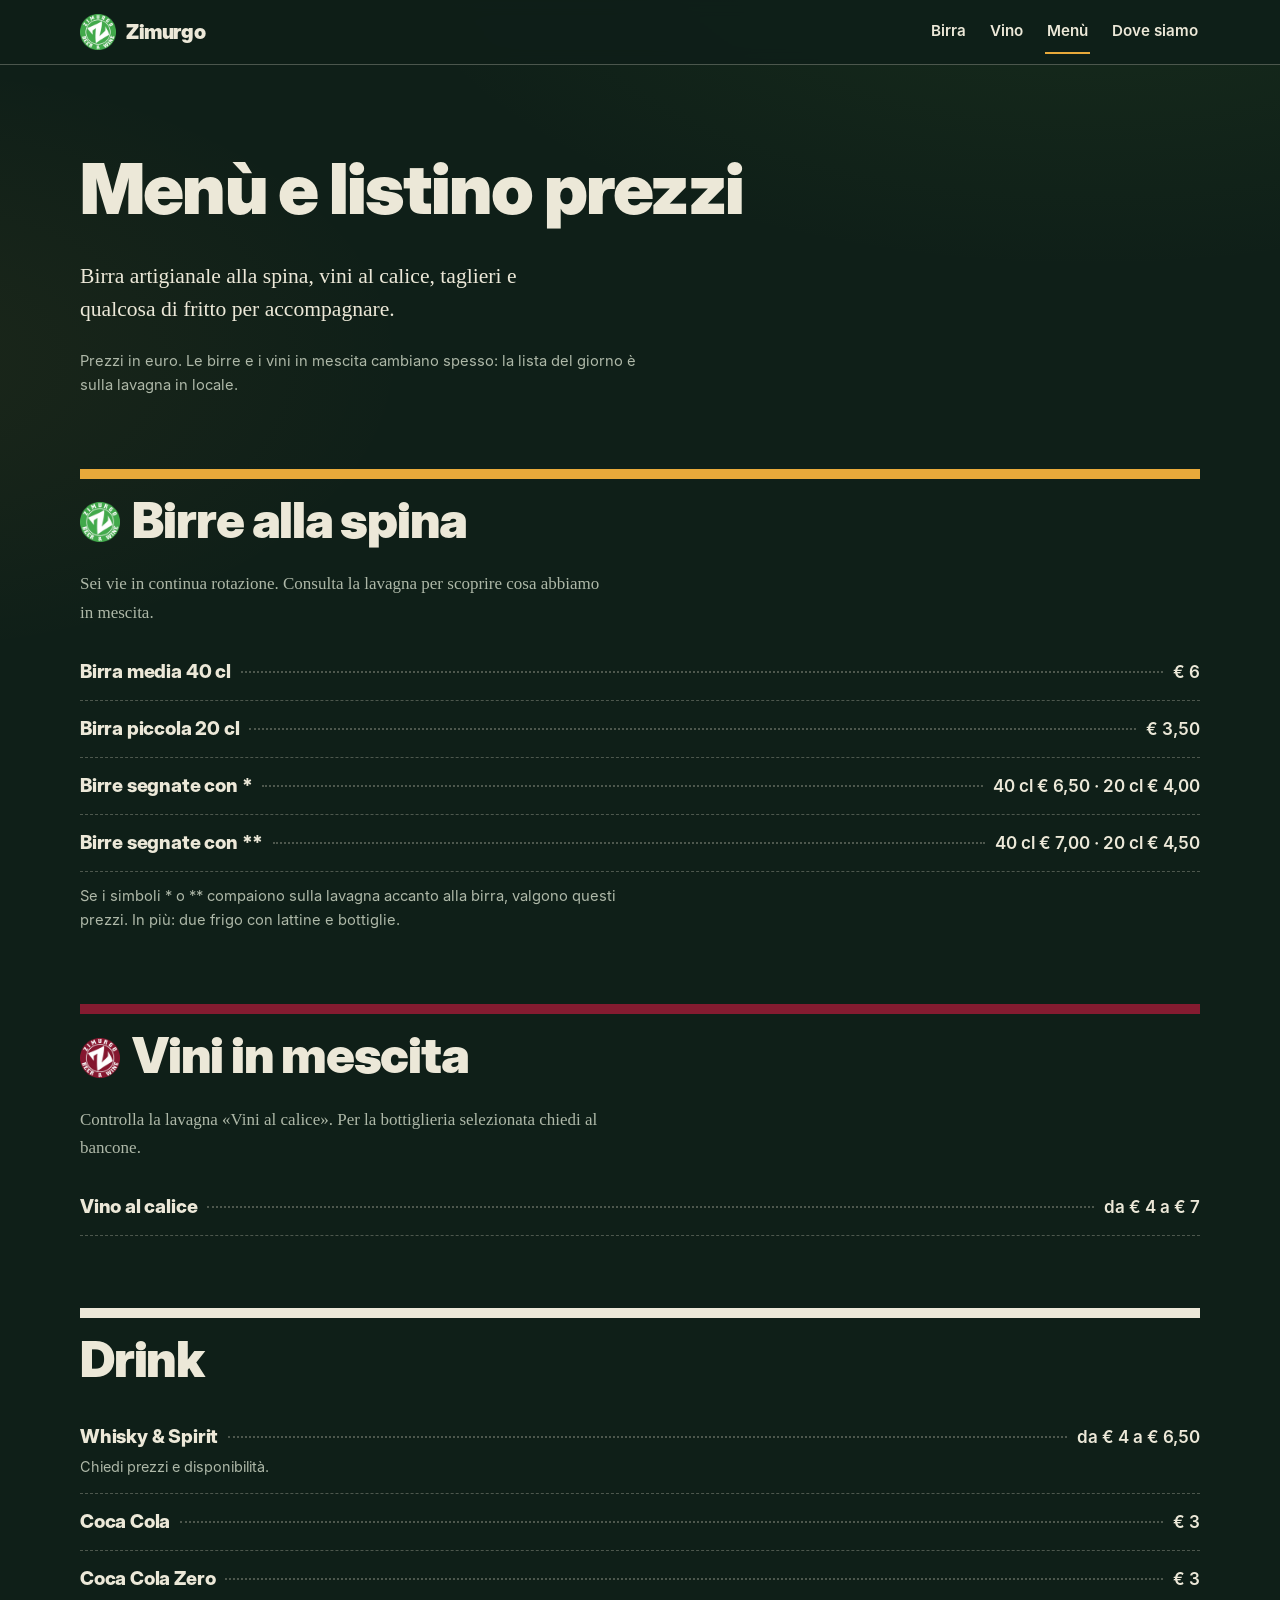
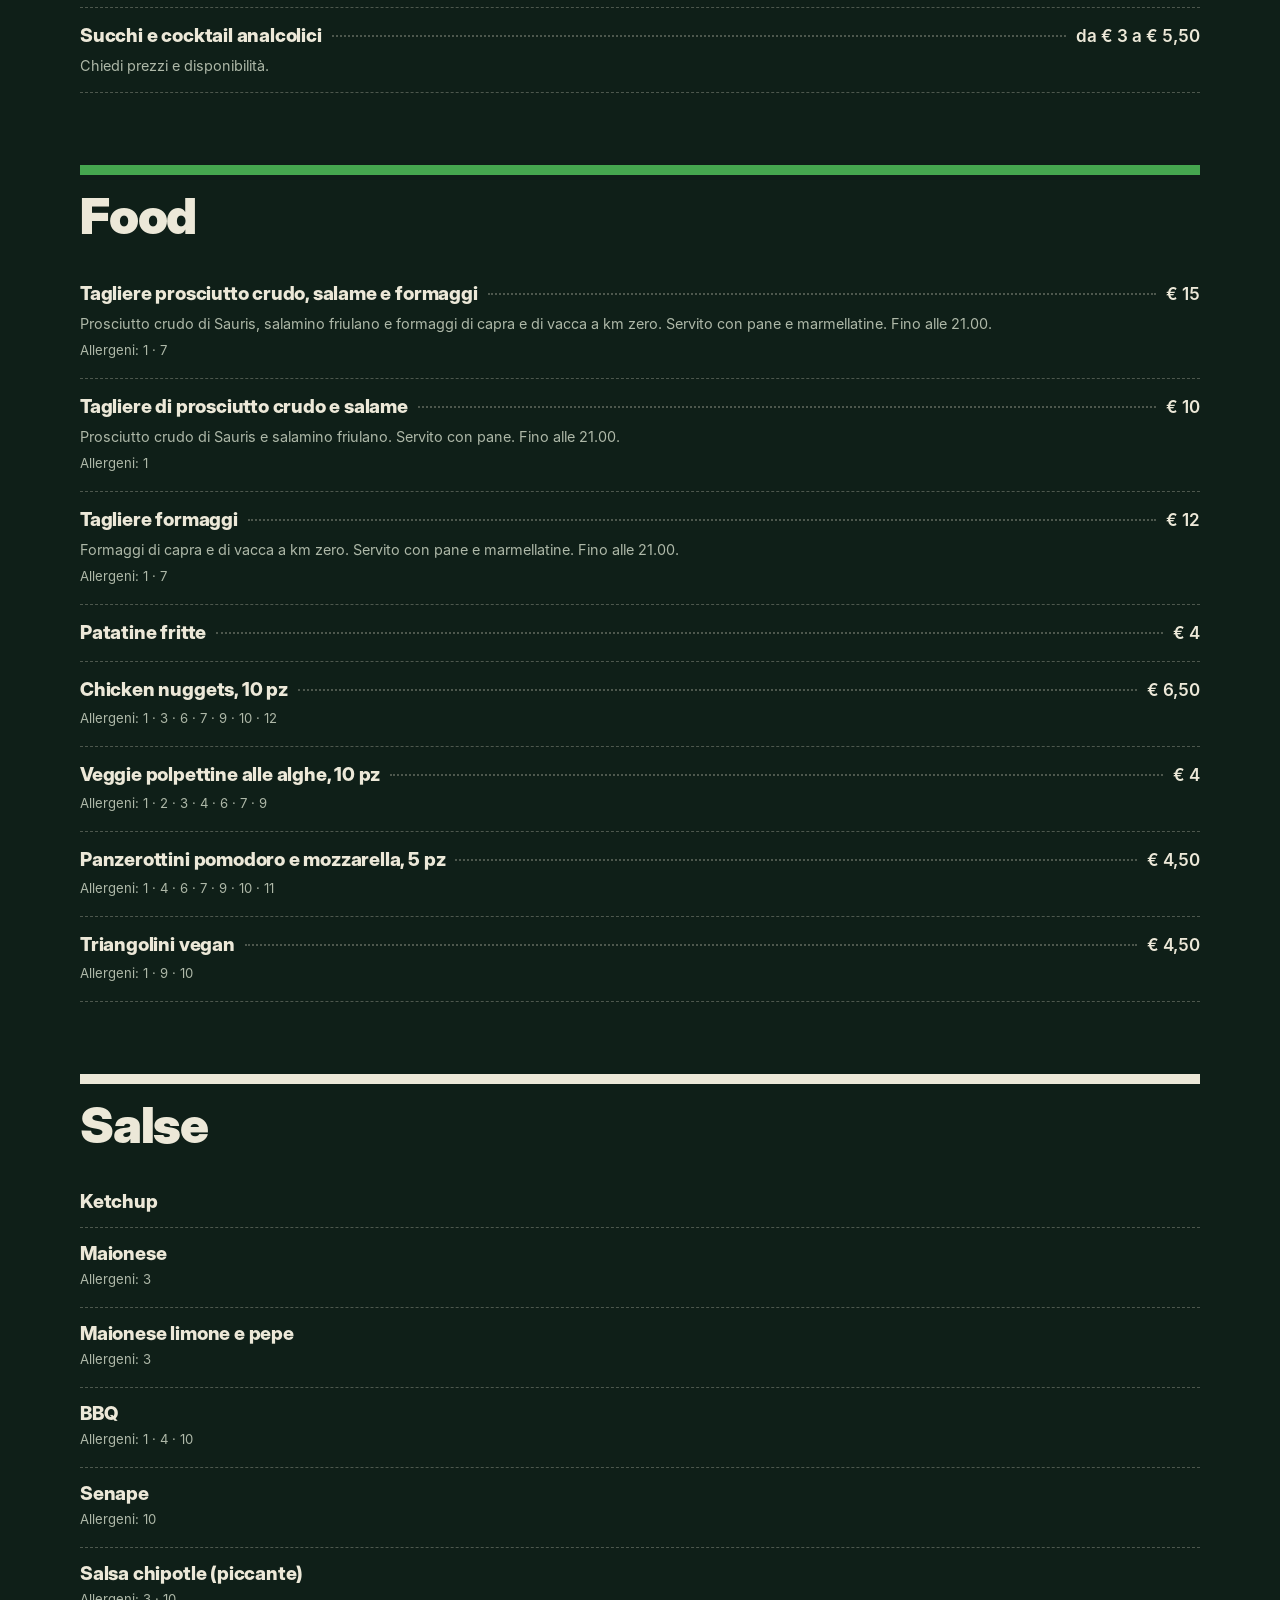
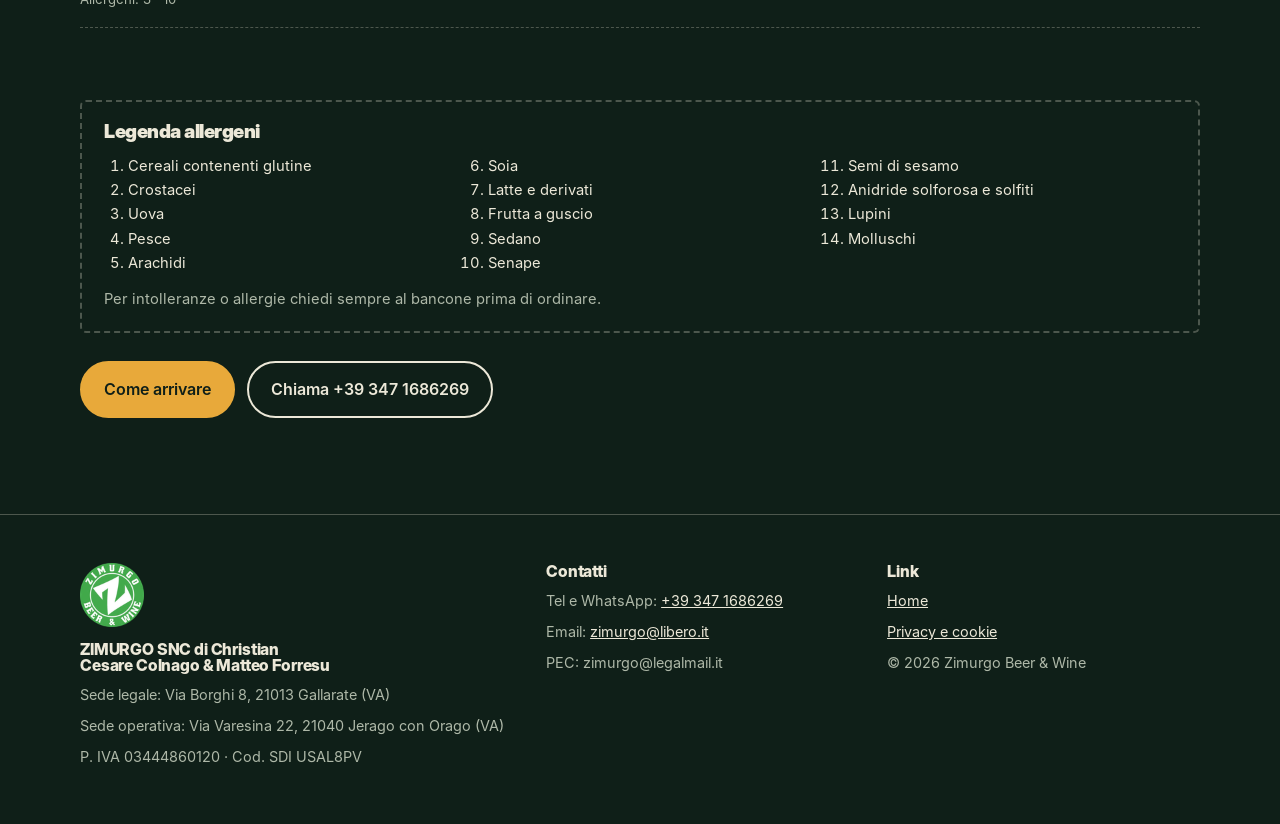
<file: menu.html>
<!doctype html>
<html lang="it">
<head>
<meta charset="utf-8">
<meta name="viewport" content="width=device-width, initial-scale=1">
<title>Menù e prezzi | Birre alla spina, vini, taglieri | Zimurgo Beer &amp; Wine</title>
<meta name="description" content="Menù di Zimurgo a Jerago con Orago: birra artigianale alla spina da € 3,50, vini al calice da € 4 a € 7, taglieri di salumi e formaggi, fritti e salse. Con allergeni.">
<link rel="canonical" href="https://www.zimurgo.it/menu.html">
<meta name="theme-color" content="#0f1f18">
<meta name="robots" content="index, follow, max-image-preview:large, max-snippet:-1">
<link rel="icon" href="favicon-32.png" sizes="32x32" type="image/png">
<link rel="icon" href="icon-192.png" sizes="192x192" type="image/png">
<link rel="apple-touch-icon" href="apple-touch-icon.png">
<link rel="preload" href="display-black.woff" as="font" type="font/woff" crossorigin>
<link rel="stylesheet" href="style.css">
<link rel="stylesheet" href="scenes.css">

<meta property="og:type" content="website">
<meta property="og:locale" content="it_IT">
<meta property="og:site_name" content="Zimurgo Beer &amp; Wine">
<meta property="og:title" content="Menù e prezzi | Zimurgo Beer &amp; Wine">
<meta property="og:description" content="Birre alla spina, vini al calice, taglieri e fritti. Tutti i prezzi di Zimurgo a Jerago con Orago.">
<meta property="og:url" content="https://www.zimurgo.it/menu.html">
<meta property="og:image" content="https://www.zimurgo.it/og-image.png">
<meta property="og:image:width" content="1200">
<meta property="og:image:height" content="630">
<meta name="twitter:card" content="summary_large_image">

<script type="application/ld+json">
{
  "@context": "https://schema.org",
  "@graph": [
    {
      "@type": "BreadcrumbList",
      "itemListElement": [
        { "@type": "ListItem", "position": 1, "name": "Zimurgo Beer & Wine", "item": "https://www.zimurgo.it/" },
        { "@type": "ListItem", "position": 2, "name": "Menù", "item": "https://www.zimurgo.it/menu.html" }
      ]
    },
    {
      "@type": "Menu",
      "@id": "https://www.zimurgo.it/menu.html#menu",
      "name": "Menù Zimurgo Beer & Wine",
      "inLanguage": "it-IT",
      "url": "https://www.zimurgo.it/menu.html",
      "provider": { "@id": "https://www.zimurgo.it/#locale" },
      "hasMenuSection": [
        {
          "@type": "MenuSection",
          "name": "Birre alla spina",
          "description": "Sei vie in continua rotazione. Consulta la lavagna per le birre in mescita.",
          "hasMenuItem": [
            { "@type": "MenuItem", "name": "Birra media 40 cl", "offers": { "@type": "Offer", "price": "6.00", "priceCurrency": "EUR" } },
            { "@type": "MenuItem", "name": "Birra piccola 20 cl", "offers": { "@type": "Offer", "price": "3.50", "priceCurrency": "EUR" } }
          ]
        },
        {
          "@type": "MenuSection",
          "name": "Vini in mescita",
          "description": "Vini al calice da 4 a 7 euro. Consulta la lavagna «Vini al calice».",
          "hasMenuItem": [
            { "@type": "MenuItem", "name": "Vino al calice", "offers": { "@type": "AggregateOffer", "lowPrice": "4.00", "highPrice": "7.00", "priceCurrency": "EUR" } }
          ]
        },
        {
          "@type": "MenuSection",
          "name": "Drink",
          "hasMenuItem": [
            { "@type": "MenuItem", "name": "Whisky & Spirit", "offers": { "@type": "AggregateOffer", "lowPrice": "4.00", "highPrice": "6.50", "priceCurrency": "EUR" } },
            { "@type": "MenuItem", "name": "Coca Cola", "offers": { "@type": "Offer", "price": "3.00", "priceCurrency": "EUR" } },
            { "@type": "MenuItem", "name": "Coca Cola Zero", "offers": { "@type": "Offer", "price": "3.00", "priceCurrency": "EUR" } },
            { "@type": "MenuItem", "name": "Succhi e cocktail analcolici", "offers": { "@type": "AggregateOffer", "lowPrice": "3.00", "highPrice": "5.50", "priceCurrency": "EUR" } }
          ]
        },
        {
          "@type": "MenuSection",
          "name": "Food",
          "hasMenuItem": [
            { "@type": "MenuItem", "name": "Tagliere prosciutto crudo, salame e formaggi", "description": "Prosciutto crudo di Sauris, salamino friulano e formaggi di capra e di vacca a km zero. Servito con pane e marmellatine, fino alle 21.00", "offers": { "@type": "Offer", "price": "15.00", "priceCurrency": "EUR" } },
            { "@type": "MenuItem", "name": "Tagliere di prosciutto crudo e salame", "description": "Prosciutto crudo di Sauris e salamino friulano. Servito con pane, fino alle 21.00", "offers": { "@type": "Offer", "price": "10.00", "priceCurrency": "EUR" } },
            { "@type": "MenuItem", "name": "Tagliere formaggi", "description": "Formaggi di capra e di vacca a km zero. Servito con pane e marmellatine, fino alle 21.00", "offers": { "@type": "Offer", "price": "12.00", "priceCurrency": "EUR" } },
            { "@type": "MenuItem", "name": "Patatine fritte", "offers": { "@type": "Offer", "price": "4.00", "priceCurrency": "EUR" } },
            { "@type": "MenuItem", "name": "Chicken nuggets (10 pz)", "offers": { "@type": "Offer", "price": "6.50", "priceCurrency": "EUR" } },
            { "@type": "MenuItem", "name": "Veggie polpettine alle alghe (10 pz)", "offers": { "@type": "Offer", "price": "4.00", "priceCurrency": "EUR" } },
            { "@type": "MenuItem", "name": "Panzerottini pomodoro e mozzarella (5 pz)", "offers": { "@type": "Offer", "price": "4.50", "priceCurrency": "EUR" } },
            { "@type": "MenuItem", "name": "Triangolini vegan", "suitableForDiet": "https://schema.org/VeganDiet", "offers": { "@type": "Offer", "price": "4.50", "priceCurrency": "EUR" } }
          ]
        }
      ]
    }
  ]
}
</script>
</head>
<body>
<a class="skip" href="#contenuto">Vai al contenuto</a>

<header class="site-head">
  <div class="wrap">
    <a class="brand" href="./" aria-label="Zimurgo Beer &amp; Wine, home">
      <img src="logo-verde-sm.png" alt="" width="36" height="36">
      Zimurgo
    </a>
    <nav class="nav" aria-label="Principale">
      <a href="./#birra">Birra</a>
      <a href="./#vino">Vino</a>
      <a href="menu.html" aria-current="page">Menù</a>
      <a href="./#dove">Dove siamo</a>
    </nav>
  </div>
</header>

<main id="contenuto" class="menu-page">
<div class="wrap">

  <section class="hero" style="padding-bottom:0">
    <h1>Menù e listino prezzi</h1>
    <p class="lead">Birra artigianale alla spina, vini al calice, taglieri e qualcosa di fritto per accompagnare.</p>
    <p class="menu-note">Prezzi in euro. Le birre e i vini in mescita cambiano spesso: la lista del giorno è sulla lavagna in locale.</p>
  </section>

  <section class="menu-block" aria-labelledby="m-spina">
    <h2 id="m-spina"><img class="h-logo" src="logo-verde-sm.png" alt="" width="40" height="40">Birre alla spina</h2>
    <p class="muted">Sei vie in continua rotazione. Consulta la lavagna per scoprire cosa abbiamo in mescita.</p>
    <ul class="items">
      <li class="item"><div class="item-row"><span class="item-name">Birra media 40 cl</span><span class="item-dots"></span><span class="item-price">€ 6</span></div></li>
      <li class="item"><div class="item-row"><span class="item-name">Birra piccola 20 cl</span><span class="item-dots"></span><span class="item-price">€ 3,50</span></div></li>
      <li class="item"><div class="item-row"><span class="item-name">Birre segnate con *</span><span class="item-dots"></span><span class="item-price">40 cl € 6,50 · 20 cl € 4,00</span></div></li>
      <li class="item"><div class="item-row"><span class="item-name">Birre segnate con **</span><span class="item-dots"></span><span class="item-price">40 cl € 7,00 · 20 cl € 4,50</span></div></li>
    </ul>
    <p class="menu-note" style="margin-top:12px">Se i simboli * o ** compaiono sulla lavagna accanto alla birra, valgono questi prezzi. In più: due frigo con lattine e bottiglie.</p>
    <div class="board" id="lavagna-birre" hidden></div>
  </section>

  <section class="menu-block menu-block--wine" aria-labelledby="m-vini">
    <h2 id="m-vini"><img class="h-logo" src="logo-vino-sm.png" alt="" width="40" height="40">Vini in mescita</h2>
    <p class="muted">Controlla la lavagna «Vini al calice». Per la bottiglieria selezionata chiedi al bancone.</p>
    <ul class="items">
      <li class="item"><div class="item-row"><span class="item-name">Vino al calice</span><span class="item-dots"></span><span class="item-price">da € 4 a € 7</span></div></li>
    </ul>
    <div class="board" id="lavagna-vini" hidden></div>
  </section>

  <section class="menu-block menu-block--chalk" aria-labelledby="m-drink">
    <h2 id="m-drink">Drink</h2>
    <ul class="items">
      <li class="item"><div class="item-row"><span class="item-name">Whisky &amp; Spirit</span><span class="item-dots"></span><span class="item-price">da € 4 a € 6,50</span></div><p class="item-sub">Chiedi prezzi e disponibilità.</p></li>
      <li class="item"><div class="item-row"><span class="item-name">Coca Cola</span><span class="item-dots"></span><span class="item-price">€ 3</span></div></li>
      <li class="item"><div class="item-row"><span class="item-name">Coca Cola Zero</span><span class="item-dots"></span><span class="item-price">€ 3</span></div></li>
      <li class="item"><div class="item-row"><span class="item-name">Succhi e cocktail analcolici</span><span class="item-dots"></span><span class="item-price">da € 3 a € 5,50</span></div><p class="item-sub">Chiedi prezzi e disponibilità.</p></li>
    </ul>
  </section>

  <section class="menu-block menu-block--hop" aria-labelledby="m-food">
    <h2 id="m-food">Food</h2>
    <ul class="items">
      <li class="item"><div class="item-row"><span class="item-name">Tagliere prosciutto crudo, salame e formaggi</span><span class="item-dots"></span><span class="item-price">€ 15</span></div><p class="item-sub">Prosciutto crudo di Sauris, salamino friulano e formaggi di capra e di vacca a km zero. Servito con pane e marmellatine. Fino alle 21.00.</p><span class="allergens">Allergeni: 1 · 7</span></li>
      <li class="item"><div class="item-row"><span class="item-name">Tagliere di prosciutto crudo e salame</span><span class="item-dots"></span><span class="item-price">€ 10</span></div><p class="item-sub">Prosciutto crudo di Sauris e salamino friulano. Servito con pane. Fino alle 21.00.</p><span class="allergens">Allergeni: 1</span></li>
      <li class="item"><div class="item-row"><span class="item-name">Tagliere formaggi</span><span class="item-dots"></span><span class="item-price">€ 12</span></div><p class="item-sub">Formaggi di capra e di vacca a km zero. Servito con pane e marmellatine. Fino alle 21.00.</p><span class="allergens">Allergeni: 1 · 7</span></li>
      <li class="item"><div class="item-row"><span class="item-name">Patatine fritte</span><span class="item-dots"></span><span class="item-price">€ 4</span></div></li>
      <li class="item"><div class="item-row"><span class="item-name">Chicken nuggets, 10 pz</span><span class="item-dots"></span><span class="item-price">€ 6,50</span></div><span class="allergens">Allergeni: 1 · 3 · 6 · 7 · 9 · 10 · 12</span></li>
      <li class="item"><div class="item-row"><span class="item-name">Veggie polpettine alle alghe, 10 pz</span><span class="item-dots"></span><span class="item-price">€ 4</span></div><span class="allergens">Allergeni: 1 · 2 · 3 · 4 · 6 · 7 · 9</span></li>
      <li class="item"><div class="item-row"><span class="item-name">Panzerottini pomodoro e mozzarella, 5 pz</span><span class="item-dots"></span><span class="item-price">€ 4,50</span></div><span class="allergens">Allergeni: 1 · 4 · 6 · 7 · 9 · 10 · 11</span></li>
      <li class="item"><div class="item-row"><span class="item-name">Triangolini vegan</span><span class="item-dots"></span><span class="item-price">€ 4,50</span></div><span class="allergens">Allergeni: 1 · 9 · 10</span></li>
    </ul>
  </section>

  <section class="menu-block menu-block--chalk" aria-labelledby="m-salse">
    <h2 id="m-salse">Salse</h2>
    <ul class="items">
      <li class="item"><div class="item-row"><span class="item-name">Ketchup</span></div></li>
      <li class="item"><div class="item-row"><span class="item-name">Maionese</span></div><span class="allergens">Allergeni: 3</span></li>
      <li class="item"><div class="item-row"><span class="item-name">Maionese limone e pepe</span></div><span class="allergens">Allergeni: 3</span></li>
      <li class="item"><div class="item-row"><span class="item-name">BBQ</span></div><span class="allergens">Allergeni: 1 · 4 · 10</span></li>
      <li class="item"><div class="item-row"><span class="item-name">Senape</span></div><span class="allergens">Allergeni: 10</span></li>
      <li class="item"><div class="item-row"><span class="item-name">Salsa chipotle (piccante)</span></div><span class="allergens">Allergeni: 3 · 10</span></li>
    </ul>
  </section>

  <aside class="legend" aria-labelledby="legenda">
    <h2 id="legenda">Legenda allergeni</h2>
    <ol>
      <li>Cereali contenenti glutine</li>
      <li>Crostacei</li>
      <li>Uova</li>
      <li>Pesce</li>
      <li>Arachidi</li>
      <li>Soia</li>
      <li>Latte e derivati</li>
      <li>Frutta a guscio</li>
      <li>Sedano</li>
      <li>Senape</li>
      <li>Semi di sesamo</li>
      <li>Anidride solforosa e solfiti</li>
      <li>Lupini</li>
      <li>Molluschi</li>
    </ol>
    <p class="muted" style="margin:12px 0 0;max-width:none">Per intolleranze o allergie chiedi sempre al bancone prima di ordinare.</p>
  </aside>

  <div class="btn-row" style="margin-bottom:clamp(48px,8vw,96px)">
    <a class="btn btn--main" href="https://www.google.com/maps/dir/?api=1&amp;destination=Via+Varesina+22,+21040+Jerago+con+Orago+VA" target="_blank" rel="noopener">Come arrivare</a>
    <a class="btn" href="tel:+393471686269" target="_top">Chiama +39 347 1686269</a>
  </div>

</div>
</main>

<nav class="action-bar" aria-label="Azioni rapide">
  <a class="btn btn--main" href="tel:+393471686269" target="_top">Chiama</a>
  <a class="btn" href="https://www.google.com/maps/dir/?api=1&amp;destination=Via+Varesina+22,+21040+Jerago+con+Orago+VA" target="_blank" rel="noopener">Indicazioni</a>
  <a class="btn" href="./">Home</a>
</nav>

<footer class="site-foot">
  <div class="wrap cols">
    <div>
      <img class="foot-logo" src="logo-verde-sm.png" alt="Zimurgo Beer &amp; Wine" width="64" height="64">
      <h2>ZIMURGO SNC di Christian Cesare Colnago &amp; Matteo Forresu</h2>
      <p>Sede legale: Via Borghi 8, 21013 Gallarate (VA)</p>
      <p>Sede operativa: Via Varesina 22, 21040 Jerago con Orago (VA)</p>
      <p>P. IVA 03444860120 · Cod. SDI USAL8PV</p>
    </div>
    <div>
      <h2>Contatti</h2>
      <p>Tel e WhatsApp: <a href="tel:+393471686269" target="_top">+39 347 1686269</a></p>
      <p>Email: <a href="mailto:zimurgo@libero.it">zimurgo@libero.it</a></p>
      <p>PEC: zimurgo@legalmail.it</p>
    </div>
    <div>
      <h2>Link</h2>
      <p><a href="./">Home</a></p>
      <p><a href="privacy.html">Privacy e cookie</a></p>
      <p>© <span id="year">2026</span> Zimurgo Beer &amp; Wine</p>
    </div>
  </div>
</footer>

<script src="script.js" defer></script>
</body>
</html>
</file>
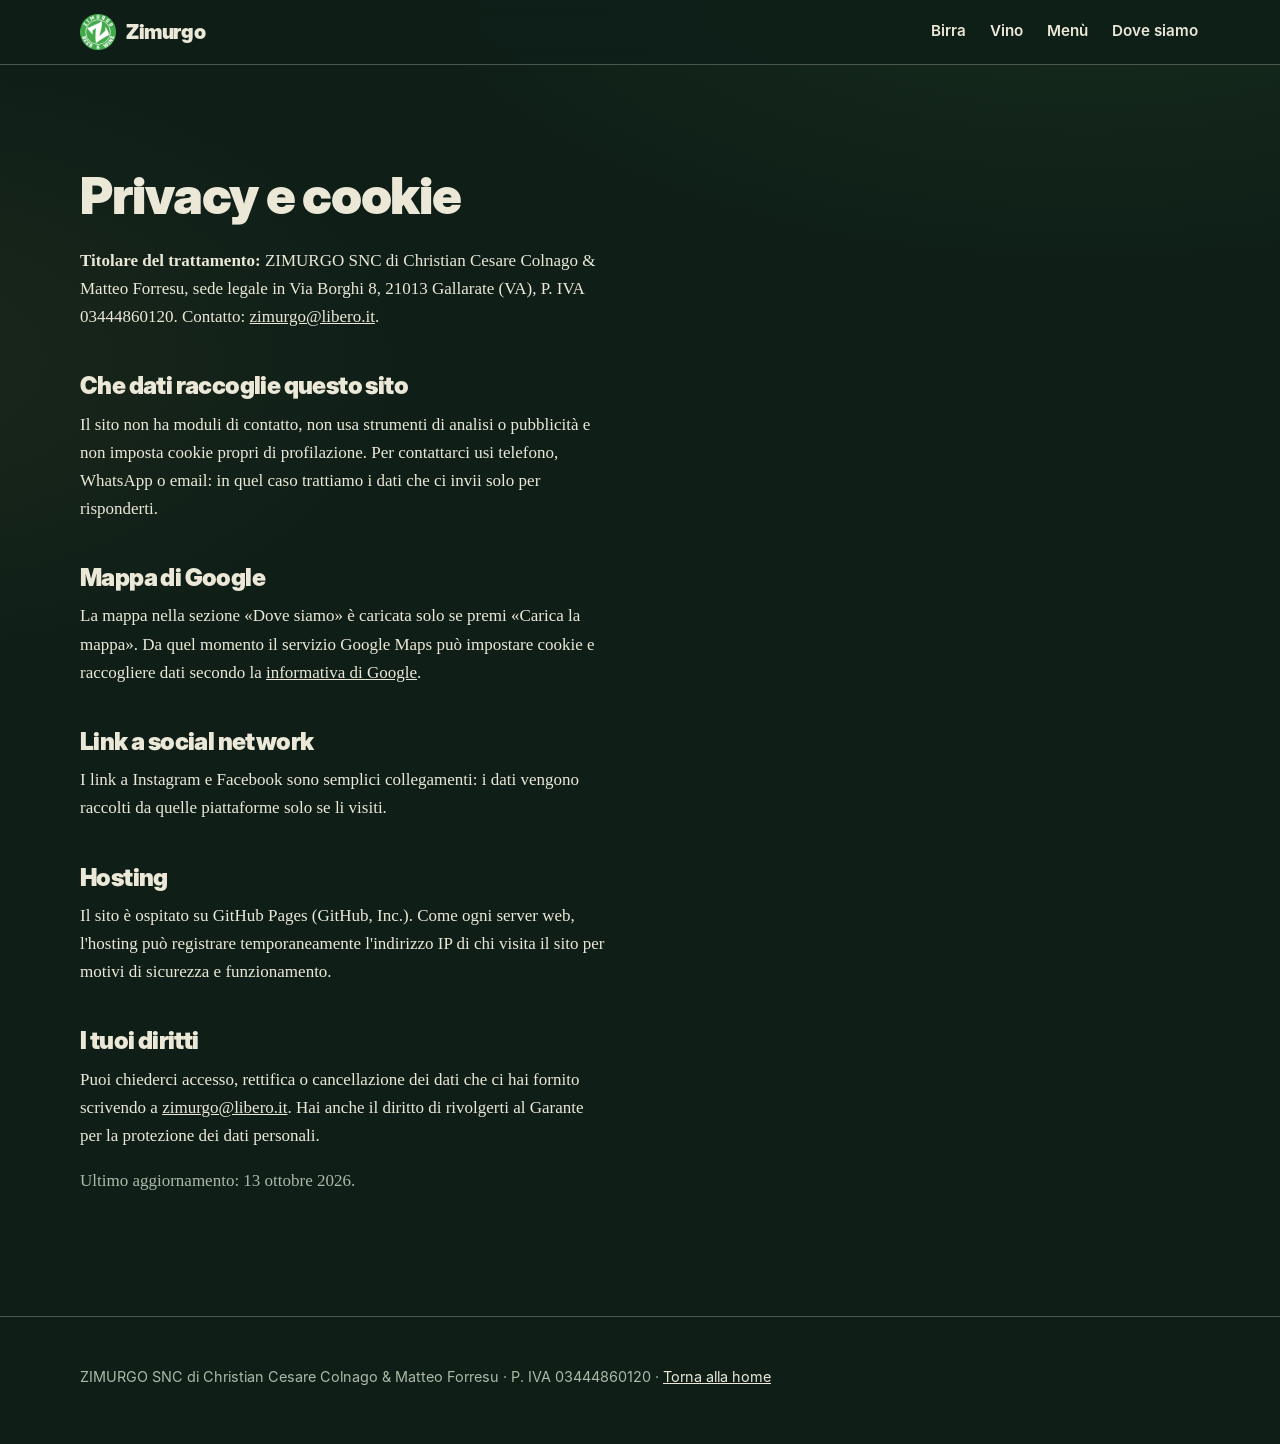
<file: privacy.html>
<!doctype html>
<html lang="it">
<head>
<meta charset="utf-8">
<meta name="viewport" content="width=device-width, initial-scale=1">
<title>Privacy e cookie | Zimurgo Beer &amp; Wine</title>
<meta name="description" content="Informazioni su privacy e cookie del sito di Zimurgo Beer &amp; Wine.">
<link rel="canonical" href="https://www.zimurgo.it/privacy.html">
<meta name="robots" content="noindex, follow">
<meta name="theme-color" content="#0f1f18">
<link rel="icon" href="favicon-32.png" sizes="32x32" type="image/png">
<link rel="icon" href="icon-192.png" sizes="192x192" type="image/png">
<link rel="stylesheet" href="style.css">
</head>
<body>
<a class="skip" href="#contenuto">Vai al contenuto</a>
<header class="site-head">
  <div class="wrap">
    <a class="brand" href="./" aria-label="Zimurgo Beer &amp; Wine, home">
      <img src="logo-verde-sm.png" alt="" width="36" height="36">
      Zimurgo
    </a>
    <nav class="nav" aria-label="Principale">
      <a href="./#birra">Birra</a><a href="./#vino">Vino</a><a href="menu.html">Menù</a><a href="./#dove">Dove siamo</a>
    </nav>
  </div>
</header>
<main id="contenuto" class="section">
  <div class="wrap prose">
    <h1 style="font-size:clamp(2rem,6vw,3.2rem)">Privacy e cookie</h1>
    <p><strong>Titolare del trattamento:</strong> ZIMURGO SNC di Christian Cesare Colnago &amp; Matteo Forresu, sede legale in Via Borghi 8, 21013 Gallarate (VA), P. IVA 03444860120. Contatto: <a href="mailto:zimurgo@libero.it">zimurgo@libero.it</a>.</p>

    <h2>Che dati raccoglie questo sito</h2>
    <p>Il sito non ha moduli di contatto, non usa strumenti di analisi o pubblicità e non imposta cookie propri di profilazione. Per contattarci usi telefono, WhatsApp o email: in quel caso trattiamo i dati che ci invii solo per risponderti.</p>

    <h2>Mappa di Google</h2>
    <p>La mappa nella sezione «Dove siamo» è caricata solo se premi «Carica la mappa». Da quel momento il servizio Google Maps può impostare cookie e raccogliere dati secondo la <a href="https://policies.google.com/privacy" target="_blank" rel="noopener">informativa di Google</a>.</p>

    <h2>Link a social network</h2>
    <p>I link a Instagram e Facebook sono semplici collegamenti: i dati vengono raccolti da quelle piattaforme solo se li visiti.</p>

    <h2>Hosting</h2>
    <p>Il sito è ospitato su GitHub Pages (GitHub, Inc.). Come ogni server web, l'hosting può registrare temporaneamente l'indirizzo IP di chi visita il sito per motivi di sicurezza e funzionamento.</p>

    <h2>I tuoi diritti</h2>
    <p>Puoi chiederci accesso, rettifica o cancellazione dei dati che ci hai fornito scrivendo a <a href="mailto:zimurgo@libero.it">zimurgo@libero.it</a>. Hai anche il diritto di rivolgerti al Garante per la protezione dei dati personali.</p>
    <p class="muted">Ultimo aggiornamento: 13 ottobre 2026.</p>
  </div>
</main>
<footer class="site-foot">
  <div class="wrap">
    <p>ZIMURGO SNC di Christian Cesare Colnago &amp; Matteo Forresu · P. IVA 03444860120 · <a href="./">Torna alla home</a></p>
  </div>
</footer>
</body>
</html>
</file>
<file: style.css>
/* Zimurgo Beer & Wine — stile "lavagna del pub"
   Palette: vetro di bottiglia, gesso, luppolo (verde del logo), ambra (birra), bordeaux (vino) */

@font-face{font-family:"Inter Display";src:url("display-black.woff") format("woff");font-weight:900;font-style:normal;font-display:swap}
@font-face{font-family:"Inter Display";src:url("display-extrabold.woff") format("woff");font-weight:800;font-style:normal;font-display:swap}
@font-face{font-family:"Inter";src:url("text-regular.woff") format("woff");font-weight:400;font-style:normal;font-display:swap}
@font-face{font-family:"Inter";src:url("text-semibold.woff") format("woff");font-weight:600;font-style:normal;font-display:swap}

:root{
  color-scheme:dark;
  --bottle:#0f1f18;
  --slate:#172b22;
  --slate-2:#1f382c;
  --chalk:#ece8d8;
  --chalk-dim:#aeb8a8;
  --hop:#45a74f;
  --amber:#e8a93a;
  --wine:#841b30;
  --rose:#ea8fa8;
  --line:rgba(236,232,216,.28);

  --f-display:"Inter Display","Inter",system-ui,-apple-system,"Segoe UI",Roboto,sans-serif;
  --f-ui:"Inter",system-ui,-apple-system,"Segoe UI",Roboto,sans-serif;
  --f-body:Charter,"Bitstream Charter","Sitka Text",Cambria,Georgia,serif;

  --gutter:clamp(18px,5vw,56px);
  --max:1120px;
}

*,*::before,*::after{box-sizing:border-box}
html{-webkit-text-size-adjust:100%;scroll-behavior:smooth;scroll-padding-top:72px}
body{
  margin:0;background:var(--bottle);color:var(--chalk);
  font-family:var(--f-body);font-size:1.0625rem;line-height:1.65;
  background-image:
    radial-gradient(1200px 600px at 85% -10%,rgba(103,173,68,.10),transparent 60%),
    radial-gradient(900px 500px at -10% 40%,rgba(232,169,58,.06),transparent 60%);
  background-attachment:fixed;
}
img,svg{max-width:100%;height:auto}
a{color:inherit}
:focus-visible{outline:3px solid var(--amber);outline-offset:3px;border-radius:2px}
.skip{position:absolute;left:-999px;top:8px;background:var(--amber);color:var(--bottle);padding:10px 14px;font-family:var(--f-ui);font-weight:600;z-index:100}
.skip:focus{left:8px}
[hidden]{display:none!important}

.wrap{width:min(100% - 2*var(--gutter),var(--max));margin-inline:auto}

/* Tipografia */
h1,h2,h3{font-family:var(--f-display);font-weight:900;letter-spacing:-.025em;line-height:1.02;margin:0 0 .5em;text-wrap:balance}
h1{font-size:clamp(2.5rem,8.2vw,5.4rem)}
h2{font-size:clamp(1.9rem,5vw,3.1rem)}
h3{font-size:1.35rem;font-weight:800;letter-spacing:-.015em;line-height:1.15}
p{margin:0 0 1em;max-width:62ch}
.lead{font-size:clamp(1.15rem,2.4vw,1.35rem);line-height:1.55;color:var(--chalk)}
.muted{color:var(--chalk-dim)}
.ui{font-family:var(--f-ui)}

/* Header */
.site-head{position:sticky;top:0;z-index:50;background:rgba(15,31,24,.92);backdrop-filter:blur(8px);border-bottom:1px solid var(--line)}
.site-head .wrap{display:flex;align-items:center;gap:18px;min-height:64px;flex-wrap:wrap;padding-block:8px}
.brand{display:flex;align-items:center;gap:10px;text-decoration:none;font-family:var(--f-display);font-weight:900;font-size:1.25rem;letter-spacing:-.02em}
.brand svg{width:34px;height:34px;flex:none}
.nav{display:flex;gap:4px 20px;flex-wrap:wrap;margin-left:auto;font-family:var(--f-ui);font-size:.95rem;font-weight:600}
.nav a{text-decoration:none;padding:6px 2px;border-bottom:2px solid transparent}
.nav a:hover,.nav a[aria-current="page"]{border-bottom-color:var(--amber)}

/* Bottoni */
.btn{display:inline-flex;align-items:center;justify-content:center;gap:8px;font-family:var(--f-ui);font-weight:600;font-size:1rem;text-decoration:none;padding:13px 22px;border:2px solid var(--chalk);border-radius:999px;color:var(--chalk);background:transparent;cursor:pointer;min-height:48px}
.btn:hover{background:rgba(236,232,216,.1)}
.btn--main{background:var(--amber);border-color:var(--amber);color:var(--bottle)}
.btn--main:hover{background:#f2bb55;border-color:#f2bb55}
.btn-row{display:flex;flex-wrap:wrap;gap:12px;margin:28px 0 0}

/* Hero */
.hero{padding-block:clamp(40px,8vw,88px) 0}
.hero h1{max-width:13ch}
.hero .lead{max-width:44ch}
.hero-meta{margin-top:26px;font-family:var(--f-ui);font-size:.95rem;color:var(--chalk-dim);display:flex;flex-wrap:wrap;gap:6px 22px}
.hero-meta a{color:var(--chalk)}

/* Rail delle sei spine */
.taps{margin-top:clamp(28px,5vw,56px);border-top:1px solid var(--line)}
.taps svg{display:block;width:100%;max-height:300px}
.pour-stream{transform-box:fill-box;transform-origin:top;animation:stream 6s ease-in-out .6s 1 both}
.pour-fill{animation:fill 6s ease-in-out .6s 1 both}
@keyframes stream{0%{transform:scaleY(0)}12%{transform:scaleY(1)}80%{transform:scaleY(1)}90%,100%{transform:scaleY(0)}}
@keyframes fill{0%{transform:translateY(84px)}85%,100%{transform:translateY(8px)}}
@media (prefers-reduced-motion:reduce){
  html{scroll-behavior:auto}
  .pour-stream{animation:none;transform:scaleY(0)}
  .pour-fill{animation:none;transform:translateY(8px)}
}

/* Sezioni */
.section{padding-block:clamp(56px,9vw,104px)}
.section--panel{background:var(--slate);border-block:1px solid var(--line)}
.section-head{margin-bottom:clamp(28px,5vw,48px)}
.section-head p{color:var(--chalk-dim);font-size:1.15rem}

/* Birra / Vino: due colonne, il filo colorato indica la categoria */
.duo{display:grid;gap:clamp(28px,5vw,64px);grid-template-columns:1fr}
@media(min-width:820px){.duo{grid-template-columns:1fr 1fr}}
.col{border-top:10px solid var(--amber);padding-top:22px}
.col--wine{border-top-color:var(--wine)}
.col h3{display:flex;align-items:center;gap:12px;font-size:clamp(1.6rem,3.5vw,2.2rem)}
.col h3 svg{width:40px;height:40px;flex:none}
.facts{list-style:none;margin:20px 0 0;padding:0;font-family:var(--f-ui);font-size:.98rem}
.facts li{display:flex;justify-content:space-between;gap:16px;padding:10px 0;border-bottom:1px dashed var(--line)}
.facts li span:last-child{font-weight:600;white-space:nowrap}

/* Lavagna dinamica (taps.json) */
.board{margin-top:26px;padding:18px 20px;border:2px dashed var(--line);border-radius:6px;font-family:var(--f-ui);font-size:.95rem}
.board h4{margin:0 0 8px;font-family:var(--f-display);font-weight:800;font-size:1.05rem}
.board ul{list-style:none;margin:0;padding:0}
.board li{padding:6px 0;border-bottom:1px dashed var(--line)}
.board li:last-child{border-bottom:0}
.board small{color:var(--chalk-dim)}

/* Nome */
.name-grid{display:grid;gap:clamp(24px,5vw,64px);grid-template-columns:1fr;align-items:center}
@media(min-width:820px){.name-grid{grid-template-columns:1.1fr .9fr}}
.big-word{font-family:var(--f-display);font-weight:900;font-size:clamp(3rem,13vw,8.5rem);letter-spacing:-.04em;line-height:.9;color:transparent;-webkit-text-stroke:2px var(--chalk);margin:0 0 .15em}
.photo{margin:0;border-radius:6px;overflow:hidden;background:var(--slate-2)}
.photo img{display:block;width:100%;height:auto}

/* Prezzi in breve */
.glance{display:grid;gap:0;grid-template-columns:1fr;font-family:var(--f-ui)}
@media(min-width:720px){.glance{grid-template-columns:1fr 1fr;column-gap:56px}}

/* FAQ */
.faq{display:grid;gap:0;max-width:820px}
.faq details{border-top:1px solid var(--line);padding:4px 0}
.faq details:last-child{border-bottom:1px solid var(--line)}
.faq summary{cursor:pointer;list-style:none;padding:16px 36px 16px 0;font-family:var(--f-display);font-weight:800;font-size:1.2rem;letter-spacing:-.01em;line-height:1.25;position:relative}
.faq summary::-webkit-details-marker{display:none}
.faq summary::after{content:"+";position:absolute;right:4px;top:12px;font-size:1.7rem;font-weight:400;color:var(--amber);transition:transform .2s}
.faq details[open] summary::after{transform:rotate(45deg)}
.faq details p{padding-bottom:16px;color:var(--chalk)}

/* Dove siamo */
.where{display:grid;gap:clamp(24px,5vw,56px);grid-template-columns:1fr}
@media(min-width:900px){.where{grid-template-columns:.85fr 1.15fr}}
.where address{font-style:normal;font-size:1.2rem;line-height:1.5;margin-bottom:18px}
.where address strong{font-family:var(--f-display);font-weight:800}
.mapbox{position:relative;min-height:340px;background:var(--slate-2);border:1px solid var(--line);border-radius:6px;display:grid;place-items:center;padding:24px;text-align:center}
.mapbox iframe{position:absolute;inset:0;width:100%;height:100%;border:0;border-radius:6px}
.mapbox p{margin-inline:auto;font-size:.95rem;color:var(--chalk-dim)}
.social{display:flex;gap:12px;flex-wrap:wrap;margin-top:18px}

/* Menù */
.menu-page h1{font-size:clamp(2.4rem,7vw,4.4rem);max-width:none}
.menu-note{font-family:var(--f-ui);font-size:.92rem;color:var(--chalk-dim)}
.menu-block{margin-top:clamp(40px,7vw,72px)}
.menu-block > h2{border-top:10px solid var(--amber);padding-top:16px}
.menu-block--wine > h2{border-top-color:var(--wine)}
.menu-block--hop > h2{border-top-color:var(--hop)}
.menu-block--chalk > h2{border-top-color:var(--chalk)}
.items{list-style:none;margin:0;padding:0}
.item{padding:14px 0;border-bottom:1px dashed var(--line)}
.item-row{display:flex;align-items:baseline;gap:10px}
.item-name{font-family:var(--f-display);font-weight:800;font-size:1.2rem;letter-spacing:-.01em;line-height:1.2}
.item-dots{flex:1;border-bottom:2px dotted var(--line);transform:translateY(-5px);min-width:16px}
.item-price{font-family:var(--f-ui);font-weight:600;white-space:nowrap}
.item-sub{margin:4px 0 0;font-family:var(--f-ui);font-size:.9rem;color:var(--chalk-dim);max-width:none}
.allergens{display:inline-block;font-family:var(--f-ui);font-size:.82rem;color:var(--chalk-dim);margin-top:4px}
.legend{margin-top:clamp(40px,7vw,72px);padding:20px 22px;border:2px dashed var(--line);border-radius:6px;font-family:var(--f-ui);font-size:.92rem}
.legend h2{font-size:1.2rem;margin-bottom:12px}
.legend ol{columns:2;column-gap:32px;margin:0;padding-left:1.6em}
@media(min-width:720px){.legend ol{columns:3}}

/* Footer */
.site-foot{border-top:1px solid var(--line);padding-block:48px;font-family:var(--f-ui);font-size:.9rem;color:var(--chalk-dim)}
.site-foot a{color:var(--chalk)}
.site-foot .cols{display:grid;gap:28px;grid-template-columns:1fr}
@media(min-width:760px){.site-foot .cols{grid-template-columns:1.4fr 1fr 1fr}}
.site-foot p{margin:0 0 .5em;max-width:none}
.site-foot h2{font-family:var(--f-display);font-size:1rem;font-weight:800;color:var(--chalk);margin:0 0 10px;letter-spacing:-.01em}

/* Pagine di servizio */
.prose h2{font-size:1.5rem;margin-top:1.8em}
.prose ul{padding-left:1.2em}
.notfound{min-height:60vh;display:grid;align-content:center}

.sr{position:absolute;width:1px;height:1px;overflow:hidden;clip:rect(0 0 0 0);white-space:nowrap}

.brand img{width:36px;height:36px;flex:none;display:block}
.h-logo{display:inline-block;width:40px;height:40px;vertical-align:middle;margin-right:12px;transform:translateY(-3px)}
.foot-logo{display:block;width:64px;height:64px;margin-bottom:14px}

@media (max-width:520px){
  .item-row{flex-wrap:wrap;row-gap:2px}
  .item-dots{display:none}
  .item-price{margin-left:auto}
}

/* Pulsanti: area di tocco, feedback, nessun doppio-tap zoom */
a,button,summary{touch-action:manipulation;-webkit-tap-highlight-color:rgba(232,169,58,.25)}
.btn{transition:background-color .15s,transform .1s,border-color .15s}
.btn:active{transform:scale(.97)}
.nav a{display:inline-flex;align-items:center;min-height:44px;padding-block:0}
.faq summary{min-height:52px;display:flex;align-items:center}
.faq summary::after{top:50%;margin-top:-1.1rem}

/* Orari e stato apertura */
.hours-title{margin:22px 0 8px;font-size:1.25rem}
.hours{list-style:none;margin:10px 0 20px;padding:0;font-family:var(--f-ui);font-size:.98rem;max-width:440px}
.hours li{display:flex;justify-content:space-between;gap:16px;padding:9px 0;border-bottom:1px dashed var(--line)}
.hours li span:last-child{text-align:right}
.hours li.today{color:var(--amber);font-weight:600}
.open-now{display:inline-flex;align-items:center;gap:9px;margin:0 0 6px;font-family:var(--f-ui);font-weight:600;font-size:.95rem;max-width:none}
.open-now::before{content:"";width:10px;height:10px;border-radius:50%;background:var(--chalk-dim);flex:none}
.open-now[data-open="1"]::before{background:#6bd36f;box-shadow:0 0 0 4px rgba(107,211,111,.2)}
.open-now[data-open="0"]::before{background:#e0675f;box-shadow:0 0 0 4px rgba(224,103,95,.18)}
.hero-copy .open-now{justify-content:center;margin-top:20px}

/* Foto */
.photo{position:relative}
.photo img{display:block;width:100%;height:auto}
.photo--wide img{aspect-ratio:16/9;object-fit:cover}
.photo--side{max-width:300px;margin:0 0 22px}
.band{padding-block:0 clamp(40px,7vw,80px)}
.duo-photo{display:grid;gap:clamp(20px,5vw,64px);grid-template-columns:1fr;align-items:center}
@media(min-width:820px){.duo-photo{grid-template-columns:.9fr 1.1fr}}
.duo-fun{display:grid;gap:14px;grid-template-columns:1fr}
@media(min-width:720px){.duo-fun{grid-template-columns:1fr 1fr}}
.duo-fun .photo img{aspect-ratio:16/10;object-fit:cover}
.gallery{display:grid;gap:10px;grid-template-columns:repeat(2,1fr);margin-top:clamp(28px,5vw,48px)}
.gallery figure{margin:0;position:relative;overflow:hidden;border-radius:8px;aspect-ratio:4/5;background:var(--slate-2)}
.gallery img{display:block;width:100%;height:100%;object-fit:cover}
@media(min-width:600px){.gallery{grid-template-columns:repeat(3,1fr)}}

/* Ancore: lasciano spazio sotto l'intestazione */
section[id]{scroll-margin-top:64px}

/* Recensioni */
.reviews-summary{font-family:var(--f-ui);font-weight:600;color:var(--amber)!important;font-size:1.2rem!important}
.reviews{list-style:none;margin:0 0 8px;padding:0;display:grid;gap:14px;grid-template-columns:1fr}
@media(min-width:720px){.reviews{grid-template-columns:1fr 1fr}}
@media(min-width:1040px){.reviews{grid-template-columns:repeat(3,1fr)}}
.review{margin:0;padding:20px;border:1px solid var(--line);border-radius:8px;background:var(--slate);display:flex;flex-direction:column;gap:10px}
.review .stars{margin:0;color:var(--amber);letter-spacing:.12em;font-size:1.1rem;max-width:none}
.review blockquote{margin:0;font-size:1.02rem;line-height:1.55}
.review .who{margin:auto 0 0;font-family:var(--f-ui);font-size:.85rem;color:var(--chalk-dim);max-width:none}
</file>
<file: scenes.css>
/* Scene a scorrimento (stile "keynote"): zoom e transizioni guidati da --p (0→1) impostato da scenes.js.
   Senza JavaScript o con "riduci animazioni" le scene diventano normali sezioni, con tutto il testo visibile. */

.nav-pill{background:var(--amber);color:var(--bottle);border-radius:999px;padding:6px 14px!important;border-bottom:0!important}
.nav-pill:hover{background:#f2bb55}

.scene{position:relative;--p:0}
.stage{position:relative;display:grid;place-items:center;text-align:center;padding:clamp(72px,12vw,120px) var(--gutter);overflow:hidden;min-height:80svh}
.stage h2{margin-inline:auto;max-width:14ch}
.stage p{margin-inline:auto}

/* ---------- modalità animata ---------- */
.fx .scene{height:var(--h,300svh)}
.fx .stage{position:sticky;top:0;height:100svh;min-height:0;padding-block:64px 12px}

/* ---------- scena 1: bicchiere ---------- */
.scene--hero .stage{background:radial-gradient(900px 600px at 50% 70%,rgba(232,169,58,.16),transparent 70%),var(--bottle)}
.hero-copy{position:relative;z-index:2;max-width:980px}
.hero-copy h1{font-size:clamp(2.8rem,10.5vw,8.4rem);max-width:none;margin-bottom:.35em;line-height:.95;letter-spacing:-.04em}
.hero-copy .lead{max-width:34ch;font-size:clamp(1.1rem,2.6vw,1.5rem)}
.hero-copy .btn-row{justify-content:center}
.glass{width:min(46vmin,360px);margin:36px auto 0}
.glass svg{display:block;width:100%;height:auto}
.flood{display:none}
.fx .glass{position:absolute;left:0;top:0;margin:0;width:200px;transform-origin:50% 62%;pointer-events:none}
.fx .hero-copy{position:absolute;top:clamp(76px,12svh,120px);left:50%;transform:translate(-50%,calc(var(--p) * -50px));width:calc(100% - 2*var(--gutter));opacity:clamp(0,calc(1.2 - var(--p) * 7),1)}
.hero-copy.is-gone{visibility:hidden;pointer-events:none}
.fx .scene--hero .stage{background:color-mix(in oklab,var(--bottle),var(--amber) calc(var(--bg,0) * 100%))}
.fx .flood{display:none}
.scroll-hint{display:none}
.fx .scroll-hint{pointer-events:none;display:block;position:absolute;z-index:4;bottom:18px;left:0;right:0;margin:0;font-family:var(--f-ui);font-size:.85rem;color:var(--chalk-dim);
  opacity:clamp(0,calc(1 - var(--p) * 8),1)}

/* ---------- scena 2: sei vie ---------- */
.scene--taps .stage{background:var(--bottle);gap:0;align-content:center}
.fade-in{display:none}
.fx .fade-in{display:block;position:absolute;inset:0;z-index:5;background:var(--amber);pointer-events:none;opacity:clamp(0,calc(1 - var(--p) * 10),1)}
.big-num{font-family:var(--f-display);font-weight:900;line-height:.85;letter-spacing:-.06em;font-size:clamp(5rem,19vmin,14rem);
  background:linear-gradient(180deg,var(--amber) 15%,#b4691b 100%);-webkit-background-clip:text;background-clip:text;color:transparent;margin:0}
.scene--taps h2{font-size:clamp(1.6rem,4.6vw,3.2rem);margin-top:.15em;max-width:20ch}
.tapsvg{width:min(900px,100%);max-height:34svh;margin:clamp(6px,2vh,20px) auto 0}
.fx .tapsvg{transform:scale(calc(1 + var(--p) * .12))}
.tapsvg .tap{transition:opacity .35s,transform .35s}
.fx .tapsvg .tap{opacity:.28}
.fx .tapsvg .tap.seen{opacity:.9}
.fx .tapsvg .tap.on{opacity:1;transform:translateY(-8px)}
.tapsvg .stream{opacity:0;transition:opacity .3s}
.tapsvg .liq{transform:translateY(calc((1 - var(--f,1)) * 132px))}
.tapsvg .tap{--f:1}
.fx .tapsvg .tap{--f:0}
.tapsvg .tap.on .stream{opacity:1}
.step-label{font-family:var(--f-ui);font-weight:600;color:var(--amber);margin:12px 0 0;min-height:1.6em}
.chips{list-style:none;display:flex;gap:10px 14px;flex-wrap:wrap;justify-content:center;margin:14px 0 0;padding:0;font-family:var(--f-ui);font-size:.98rem}
.chips li{border:1.5px solid var(--line);border-radius:999px;padding:7px 16px}
.chips strong{color:var(--amber)}

/* ---------- scena 3: due frigo ---------- */
.scene--fridges .stage{background:linear-gradient(180deg,var(--bottle),#0b1913)}
.scene--fridges h2{font-size:clamp(1.7rem,5vw,3.6rem);max-width:20ch}
.scene--fridges .stage p{max-width:34ch}
.fridges{height:min(44svh,420px);width:auto;max-width:94%;margin:clamp(10px,2.5vh,26px) auto 0}
.fx .fridges{transform:scale(calc(1 + var(--p) * .12))}
.fridges .row{transition:opacity .4s}
.fx .fridges .row{opacity:.18}
.fx .fridges .row.on{opacity:1}

/* ---------- scena 4: vino ---------- */
.scene--wine .stage{background:color-mix(in oklab,var(--bottle),#3b0f20 calc(var(--p) * 100%))}
.wine-grid{display:grid;gap:clamp(20px,5vw,72px);grid-template-columns:1fr;align-items:center;justify-items:center;width:min(1000px,100%)}
@media(min-width:820px){.wine-grid{grid-template-columns:.8fr 1.2fr;text-align:left}}
.scene--wine h2{font-size:clamp(2.2rem,7vw,5.4rem);max-width:10ch;margin-inline:0}
.wine-bottle svg{display:block;height:min(62svh,500px);width:auto;max-width:100%}
.wine-fill{transform:translateY(0)}
.fx .wine-fill{transform:translateY(calc((1 - var(--p)) * 360px))}
.wine-lines{list-style:none;margin:20px 0 0;padding:0;display:grid;gap:12px;font-family:var(--f-display);font-weight:800;font-size:clamp(1.25rem,3.2vw,2rem);letter-spacing:-.02em;line-height:1.15;text-align:left}
.wine-lines span{display:block;font-family:var(--f-ui);font-weight:400;font-size:.95rem;letter-spacing:0;color:var(--chalk-dim);margin-top:2px}
.wine-lines li{transition:opacity .4s,transform .4s}
.fx .wine-lines li{opacity:.2;transform:translateX(-12px)}
.fx .wine-lines li.on{opacity:1;transform:none}
.wine-lines em{font-style:normal;color:var(--rose)}

/* ---------- scena 5: testo che si accende ---------- */
.scene--words .stage{background:var(--bottle)}
.words{font-family:var(--f-display);font-weight:900;letter-spacing:-.03em;line-height:1.08;font-size:clamp(1.7rem,5.4vw,3.8rem);max-width:22ch;margin:0 auto;text-align:left;text-wrap:balance}
.words .w{transition:color .25s}
.fx .words .w{color:rgba(236,232,216,.18)}
.fx .words .w.on{color:var(--chalk)}
.words-note{margin-top:28px!important;font-size:1.05rem;color:var(--chalk-dim)}
.scene--words h2{font-family:var(--f-ui);font-weight:600;font-size:1rem;letter-spacing:0;color:var(--amber);max-width:none;margin:0 auto 22px;text-align:left;width:min(22ch,100%)}
.photo-wrap{margin-top:clamp(24px,5vw,48px)}

/* ---------- aperitivo: prezzi grandi ---------- */
.price-grid{display:grid;gap:clamp(12px,2vw,20px);grid-template-columns:1fr}
@media(min-width:760px){.price-grid{grid-template-columns:repeat(3,1fr)}}
.price-card{border-top:6px solid var(--hop);padding-top:16px}
.price-card:nth-child(2){border-top-color:var(--amber)}
.price-card:nth-child(3){border-top-color:var(--chalk)}
.price-card b{display:block;font-family:var(--f-display);font-weight:900;font-size:clamp(3rem,8vw,5.2rem);letter-spacing:-.05em;line-height:.95}
.price-card span{display:block;font-family:var(--f-ui);font-size:1rem;margin-top:6px}

@media (prefers-reduced-motion:reduce){
  .tapsvg .tap,.fridges .row,.wine-lines li,.words .w{transition:none}
}

/* ---------- telefono ---------- */
@media (max-width:600px){
  .nav a:nth-child(-n+2){display:none}
  .nav{margin-left:auto;gap:4px 14px}
  .fx .hero-copy{top:clamp(80px,14svh,120px)}
  .scene--fridges .stage .lead{font-size:1rem;line-height:1.5}
  .fridges{height:min(34svh,300px)}
  .wine-bottle svg{height:min(36svh,320px)}
  .wine-grid{gap:14px}
  .wine-lines{gap:8px;font-size:1.15rem;margin-top:12px}
  .scene--wine h2{font-size:clamp(2rem,9vw,3rem);max-width:none;text-align:center}
  .wine-grid > div:last-child{text-align:center}
  .wine-lines{text-align:center}
}

/* ---------- barra azioni su telefono ---------- */
.action-bar{display:none}
@media (max-width:700px){
  .action-bar{display:grid;grid-template-columns:1.2fr 1fr 1fr;gap:8px;position:fixed;left:0;right:0;bottom:0;z-index:60;
    padding:10px var(--gutter) calc(10px + env(safe-area-inset-bottom,0px));background:rgba(15,31,24,.95);
    backdrop-filter:blur(8px);border-top:1px solid var(--line)}
  .fx .action-bar{transform:translateY(115%);transition:transform .3s ease;visibility:hidden}
  .fx.past-hero .action-bar{transform:none;visibility:visible}
  .action-bar .btn{padding:10px 6px;min-height:46px;font-size:.95rem}
  .site-foot{padding-bottom:104px}
}

/* ---------- foto del locale nella scena dei frigo ---------- */
.fridge-photo{margin:clamp(10px,2.5vh,26px) auto 0;height:min(44svh,500px);aspect-ratio:1/1;max-width:94%;overflow:hidden;border-radius:10px;border:1px solid var(--line);background:var(--slate-2)}
.fridge-photo img{display:block;width:100%;height:100%;object-fit:cover;transform-origin:28% 58%}
.fx .fridge-photo img{transform:scale(calc(1.02 + var(--p) * .5))}
@media (max-width:600px){.fridge-photo{height:min(36svh,330px)}}

.scene--fridges .stage{align-content:center}
@media (max-width:700px){
  .fx .scene--fridges .stage,.fx .scene--taps .stage,.fx .scene--wine .stage,.fx .scene--words .stage{padding-bottom:84px}
}
/* telefono in orizzontale: testo a sinistra, foto a destra */
@media (max-height:520px) and (orientation:landscape){
  .scene--fridges .stage{grid-template-columns:1fr 1fr;grid-template-areas:"h f" "p f";column-gap:28px;text-align:left;align-content:center}
  .scene--fridges h2{grid-area:h;margin:0 0 8px;align-self:end;max-width:none}
  .scene--fridges .stage p{grid-area:p;margin:0;align-self:start}
  .fridges{grid-area:f;height:min(72svh,320px);margin:0 auto}
  .fridge-photo{grid-area:f;height:min(72svh,320px);margin:0 auto}
}
</file>
